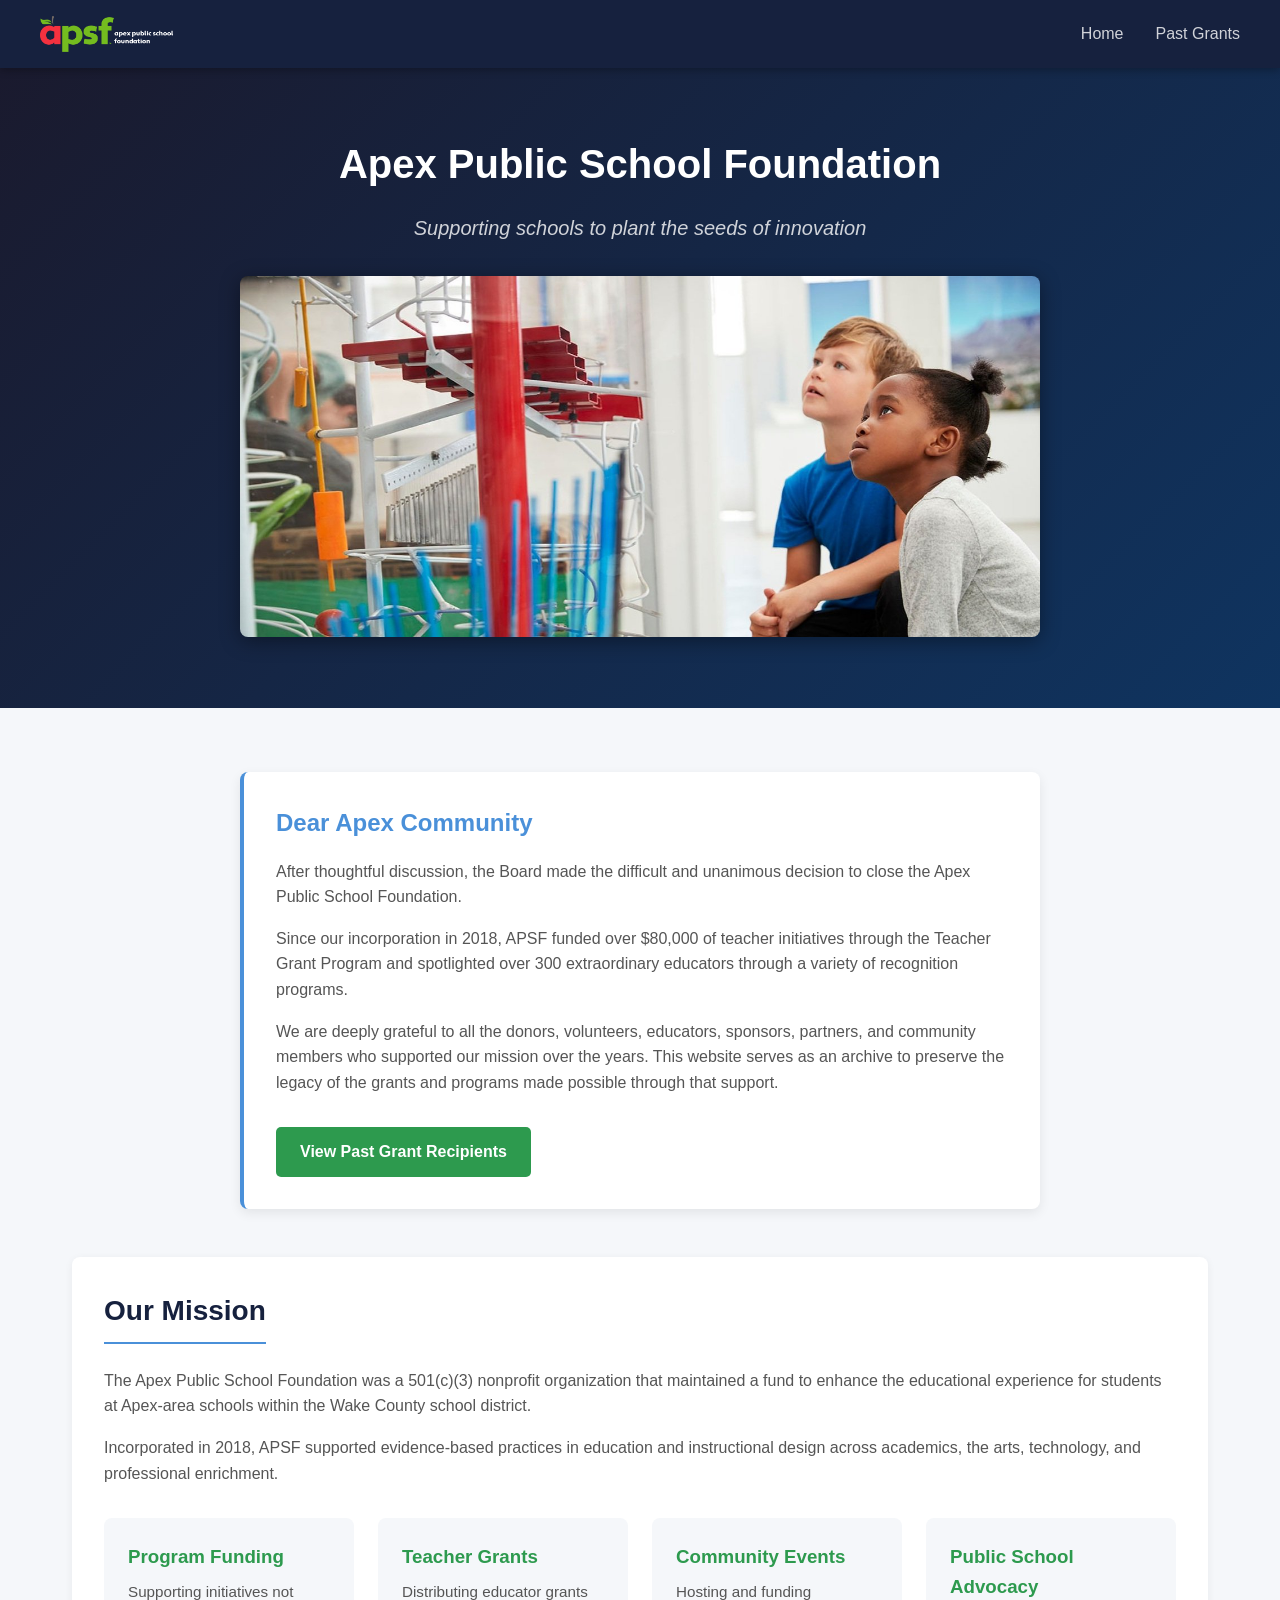
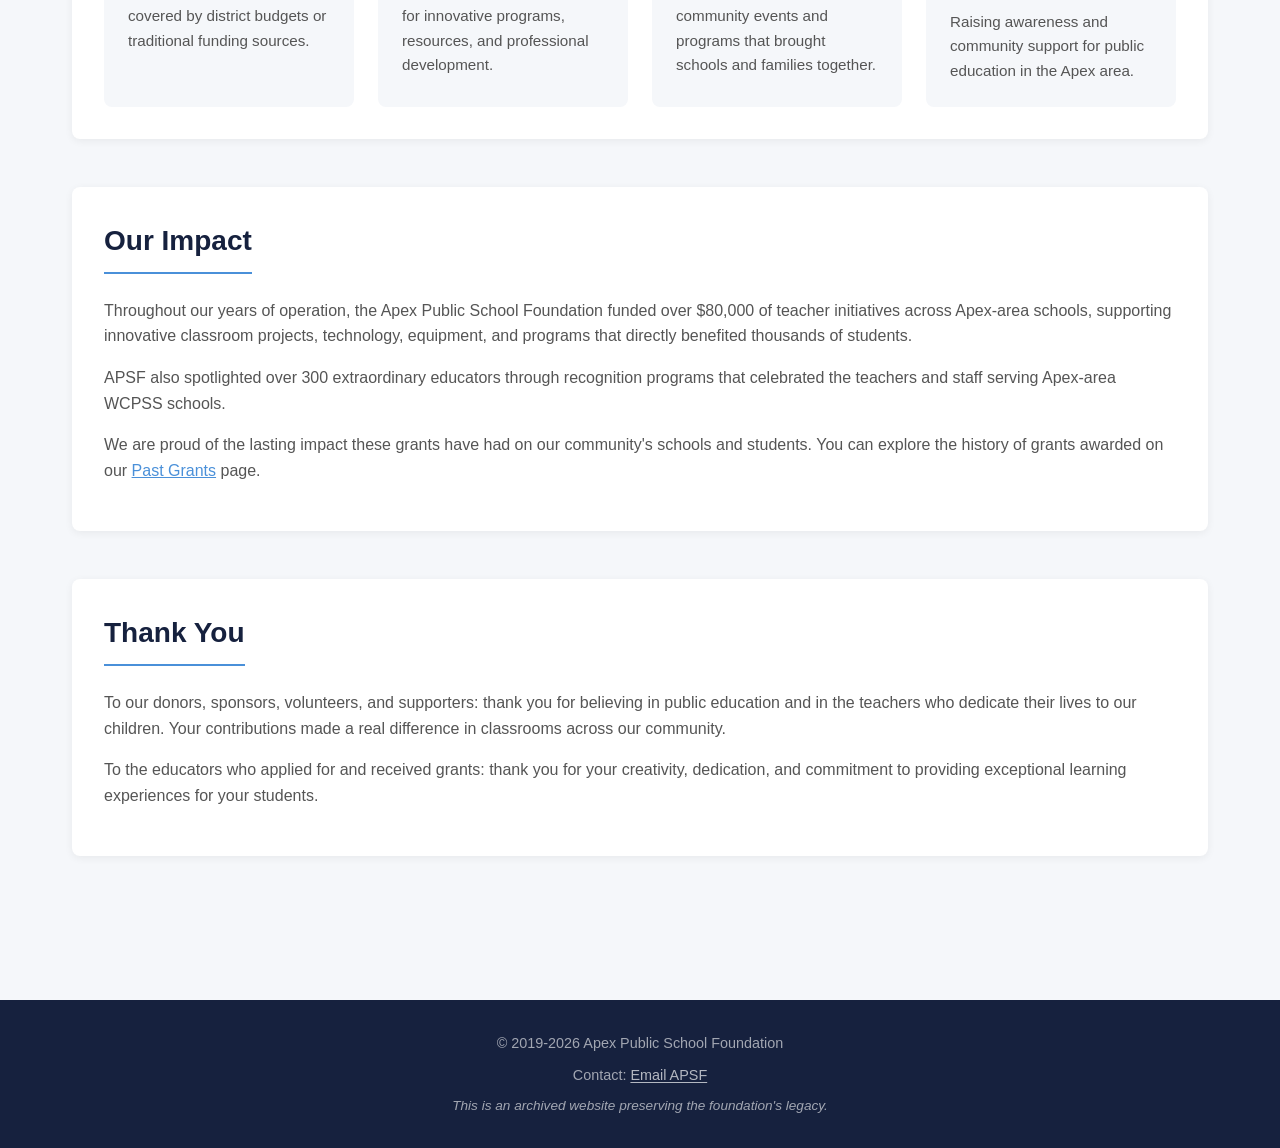
<file: index.html>
<!DOCTYPE html>
<html lang="en">
<head>
    <meta charset="UTF-8">
    <meta name="viewport" content="width=device-width, initial-scale=1.0">
    <title>Apex Public School Foundation</title>
    <link rel="stylesheet" href="styles.css?v=2">
</head>
<body>
    <header>
        <div class="header-content">
            <a href="index.html" class="logo">
                <img src="images/apsf-logo-whitetext@3x.png" alt="Apex Public School Foundation" class="logo-img">
            </a>
            <nav>
                <ul>
                    <li><a href="index.html">Home</a></li>
                    <li><a href="grants-2026.html">Past Grants</a></li>
                </ul>
            </nav>
        </div>
    </header>

    <section class="hero">
        <h1>Apex Public School Foundation</h1>
        <p class="tagline">Supporting schools to plant the seeds of innovation</p>
        <div class="hero-image">
            <img src="images/boy-girl-students-curious.jpg" alt="Students engaged in learning">
        </div>
    </section>

    <main>
        <div class="notice-box">
            <h2>Dear Apex Community</h2>
            <p>After thoughtful discussion, the Board made the difficult and unanimous decision to close the Apex Public School Foundation.</p>
            <p>Since our incorporation in 2018, APSF funded over $80,000 of teacher initiatives through the Teacher Grant Program and spotlighted over 300 extraordinary educators through a variety of recognition programs.</p>
            <p>We are deeply grateful to all the donors, volunteers, educators, sponsors, partners, and community members who supported our mission over the years. This website serves as an archive to preserve the legacy of the grants and programs made possible through that support.</p>
            <a href="grants-2026.html" class="link-button">View Past Grant Recipients</a>
        </div>

        <section class="content-section">
            <h2>Our Mission</h2>
            <p>The Apex Public School Foundation was a 501(c)(3) nonprofit organization that maintained a fund to enhance the educational experience for students at Apex-area schools within the Wake County school district.</p>
            <p>Incorporated in 2018, APSF supported evidence-based practices in education and instructional design across academics, the arts, technology, and professional enrichment.</p>

            <div class="mission-highlights">
                <div class="highlight-card">
                    <h3>Program Funding</h3>
                    <p>Supporting initiatives not covered by district budgets or traditional funding sources.</p>
                </div>
                <div class="highlight-card">
                    <h3>Teacher Grants</h3>
                    <p>Distributing educator grants for innovative programs, resources, and professional development.</p>
                </div>
                <div class="highlight-card">
                    <h3>Community Events</h3>
                    <p>Hosting and funding community events and programs that brought schools and families together.</p>
                </div>
                <div class="highlight-card">
                    <h3>Public School Advocacy</h3>
                    <p>Raising awareness and community support for public education in the Apex area.</p>
                </div>
            </div>
        </section>

        <section class="content-section">
            <h2>Our Impact</h2>
            <p>Throughout our years of operation, the Apex Public School Foundation funded over $80,000 of teacher initiatives across Apex-area schools, supporting innovative classroom projects, technology, equipment, and programs that directly benefited thousands of students.</p>
            <p>APSF also spotlighted over 300 extraordinary educators through recognition programs that celebrated the teachers and staff serving Apex-area WCPSS schools.</p>
            <p>We are proud of the lasting impact these grants have had on our community's schools and students. You can explore the history of grants awarded on our <a href="grants-2026.html" style="color: var(--accent-blue); text-decoration: underline;">Past Grants</a> page.</p>
        </section>

        <section class="content-section">
            <h2>Thank You</h2>
            <p>To our donors, sponsors, volunteers, and supporters: thank you for believing in public education and in the teachers who dedicate their lives to our children. Your contributions made a real difference in classrooms across our community.</p>
            <p>To the educators who applied for and received grants: thank you for your creativity, dedication, and commitment to providing exceptional learning experiences for your students.</p>
        </section>
    </main>

    <footer>
        <p>&copy; 2019-2026 Apex Public School Foundation</p>
        <p class="contact-note">Contact: <a href="#" data-contact-link aria-disabled="true">email us</a></p>
        <p class="archive-note">This is an archived website preserving the foundation's legacy.</p>
    </footer>
    <script src="contact.js?v=2"></script>
</body>
</html>
</file>
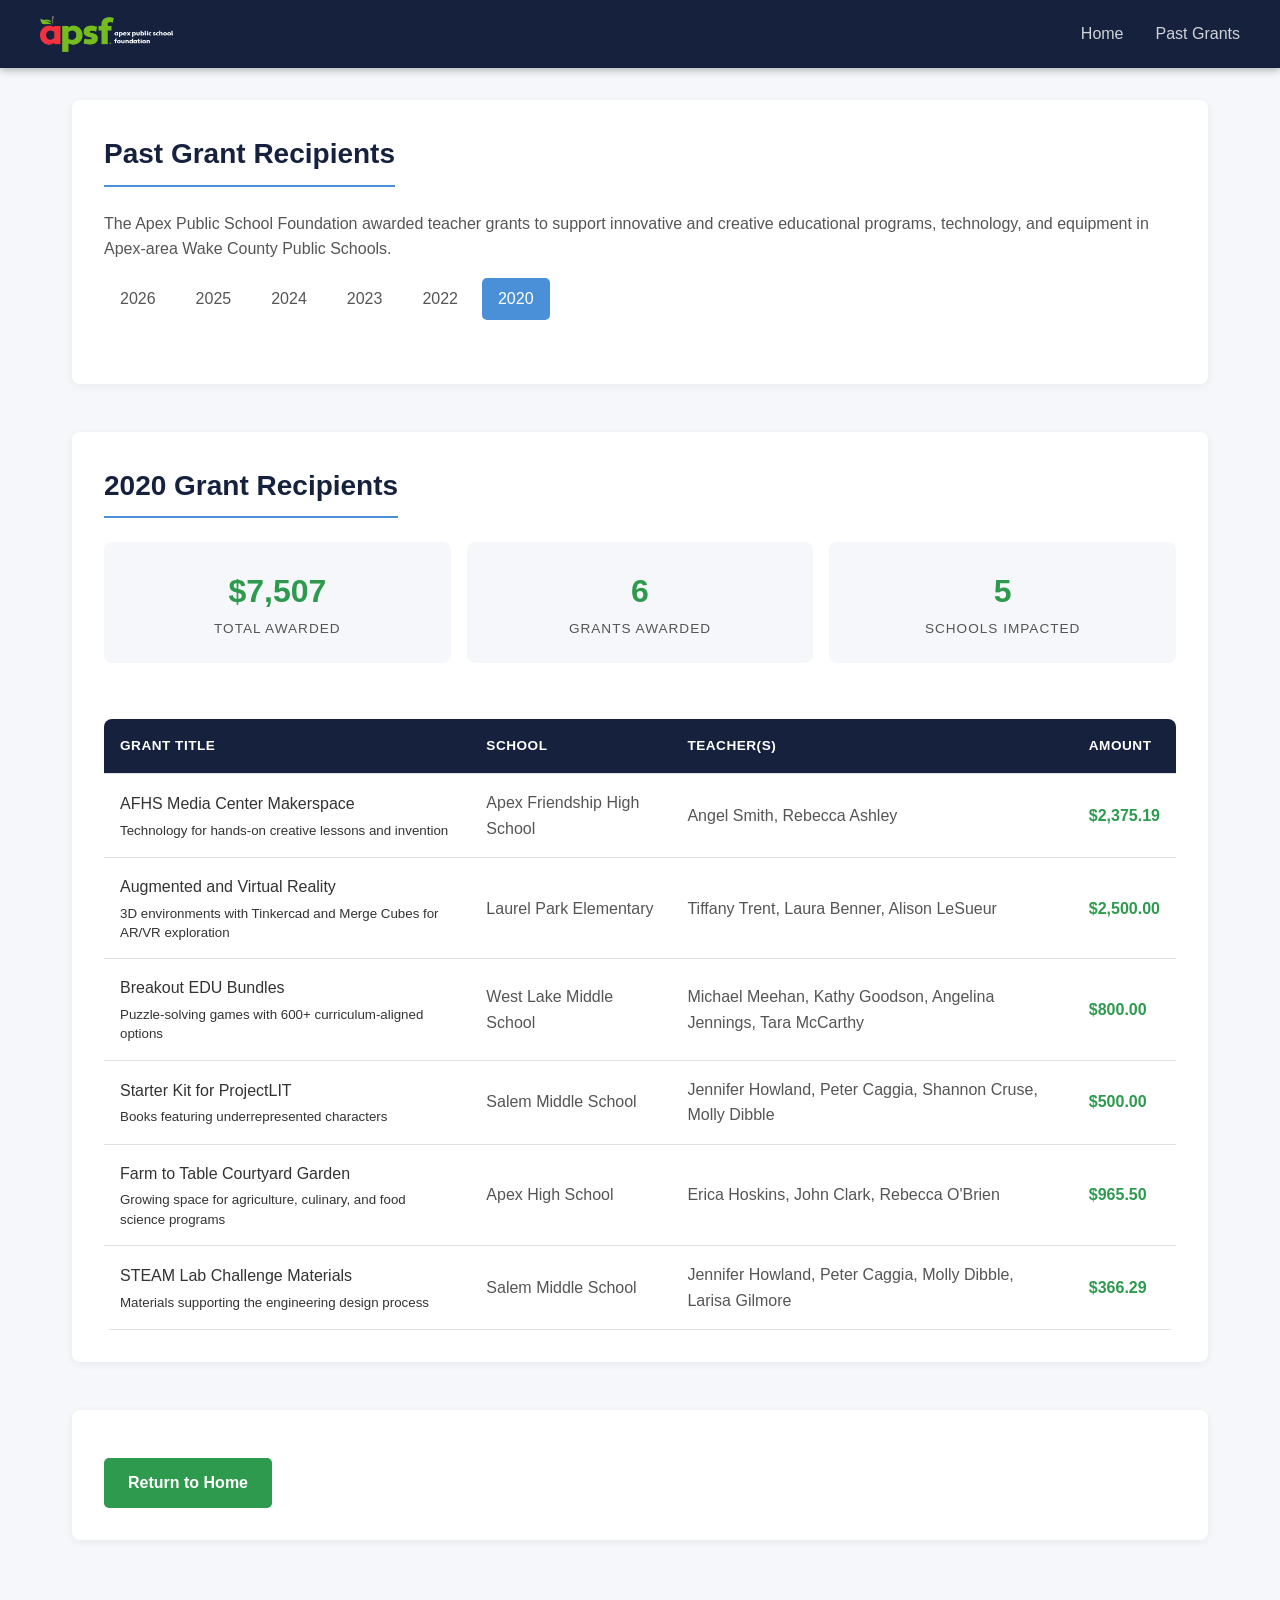
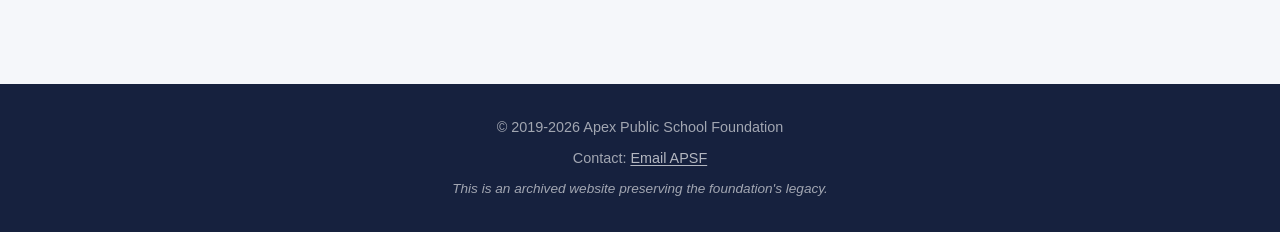
<file: grants-2020.html>
<!DOCTYPE html>
<html lang="en">
<head>
    <meta charset="UTF-8">
    <meta name="viewport" content="width=device-width, initial-scale=1.0">
    <title>2020 Grant Recipients - Apex Public School Foundation</title>
    <link rel="stylesheet" href="styles.css?v=2">
</head>
<body>
    <header>
        <div class="header-content">
            <a href="index.html" class="logo">
                <img src="images/apsf-logo-whitetext@3x.png" alt="Apex Public School Foundation" class="logo-img">
            </a>
            <nav>
                <ul>
                    <li><a href="index.html">Home</a></li>
                    <li><a href="grants-2026.html">Past Grants</a></li>
                </ul>
            </nav>
        </div>
    </header>

    <main>
        <section class="content-section">
            <h2>Past Grant Recipients</h2>
            <p>The Apex Public School Foundation awarded teacher grants to support innovative and creative educational programs, technology, and equipment in Apex-area Wake County Public Schools.</p>

            <div class="year-nav">
                <a href="grants-2026.html">2026</a>
                <a href="grants-2025.html">2025</a>
                <a href="grants-2024.html">2024</a>
                <a href="grants-2023.html">2023</a>
                <a href="grants-2022.html">2022</a>
                <a href="grants-2020.html" class="active">2020</a>
            </div>
        </section>

        <section class="content-section">
            <h2>2020 Grant Recipients</h2>

            <div class="grants-summary">
                <div class="stat-card">
                    <div class="number">$7,507</div>
                    <div class="label">Total Awarded</div>
                </div>
                <div class="stat-card">
                    <div class="number">6</div>
                    <div class="label">Grants Awarded</div>
                </div>
                <div class="stat-card">
                    <div class="number">5</div>
                    <div class="label">Schools Impacted</div>
                </div>
            </div>

            <div class="table-wrapper">
                <table class="grants-table">
                    <thead>
                        <tr>
                            <th>Grant Title</th>
                            <th>School</th>
                            <th>Teacher(s)</th>
                            <th>Amount</th>
                        </tr>
                    </thead>
                    <tbody>
                        <tr>
                            <td class="grant-title">AFHS Media Center Makerspace<br><small style="color: var(--text-muted);">Technology for hands-on creative lessons and invention</small></td>
                            <td>Apex Friendship High School</td>
                            <td>Angel Smith, Rebecca Ashley</td>
                            <td class="amount">$2,375.19</td>
                        </tr>
                        <tr>
                            <td class="grant-title">Augmented and Virtual Reality<br><small style="color: var(--text-muted);">3D environments with Tinkercad and Merge Cubes for AR/VR exploration</small></td>
                            <td>Laurel Park Elementary</td>
                            <td>Tiffany Trent, Laura Benner, Alison LeSueur</td>
                            <td class="amount">$2,500.00</td>
                        </tr>
                        <tr>
                            <td class="grant-title">Breakout EDU Bundles<br><small style="color: var(--text-muted);">Puzzle-solving games with 600+ curriculum-aligned options</small></td>
                            <td>West Lake Middle School</td>
                            <td>Michael Meehan, Kathy Goodson, Angelina Jennings, Tara McCarthy</td>
                            <td class="amount">$800.00</td>
                        </tr>
                        <tr>
                            <td class="grant-title">Starter Kit for ProjectLIT<br><small style="color: var(--text-muted);">Books featuring underrepresented characters</small></td>
                            <td>Salem Middle School</td>
                            <td>Jennifer Howland, Peter Caggia, Shannon Cruse, Molly Dibble</td>
                            <td class="amount">$500.00</td>
                        </tr>
                        <tr>
                            <td class="grant-title">Farm to Table Courtyard Garden<br><small style="color: var(--text-muted);">Growing space for agriculture, culinary, and food science programs</small></td>
                            <td>Apex High School</td>
                            <td>Erica Hoskins, John Clark, Rebecca O'Brien</td>
                            <td class="amount">$965.50</td>
                        </tr>
                        <tr>
                            <td class="grant-title">STEAM Lab Challenge Materials<br><small style="color: var(--text-muted);">Materials supporting the engineering design process</small></td>
                            <td>Salem Middle School</td>
                            <td>Jennifer Howland, Peter Caggia, Molly Dibble, Larisa Gilmore</td>
                            <td class="amount">$366.29</td>
                        </tr>
                    </tbody>
                </table>
            </div>
        </section>

        <section class="content-section">
            <a href="index.html" class="link-button">Return to Home</a>
        </section>
    </main>

    <footer>
        <p>&copy; 2019-2026 Apex Public School Foundation</p>
        <p class="contact-note">Contact: <a href="#" data-contact-link aria-disabled="true">email us</a></p>
        <p class="archive-note">This is an archived website preserving the foundation's legacy.</p>
    </footer>
    <script src="contact.js?v=2"></script>
</body>
</html>
</file>
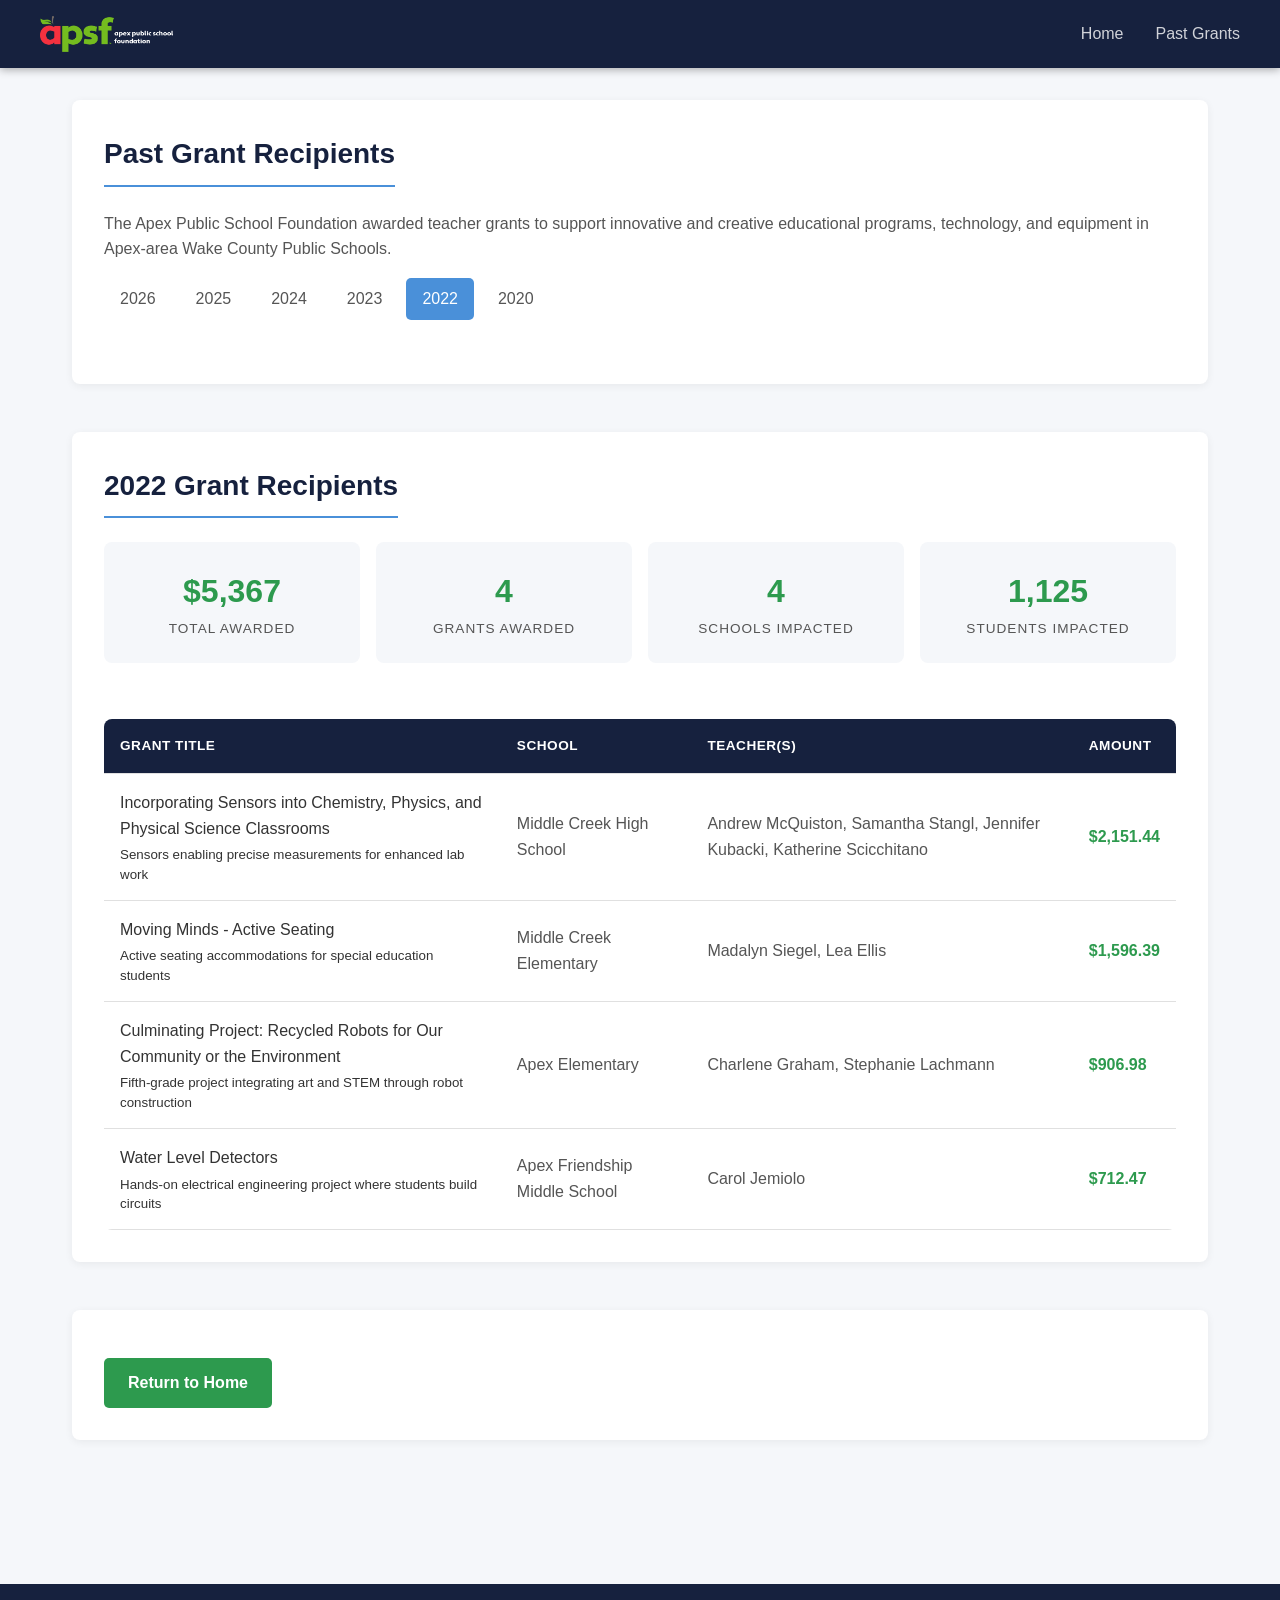
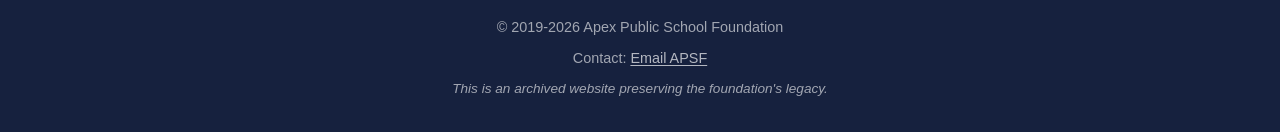
<file: grants-2022.html>
<!DOCTYPE html>
<html lang="en">
<head>
    <meta charset="UTF-8">
    <meta name="viewport" content="width=device-width, initial-scale=1.0">
    <title>2022 Grant Recipients - Apex Public School Foundation</title>
    <link rel="stylesheet" href="styles.css?v=2">
</head>
<body>
    <header>
        <div class="header-content">
            <a href="index.html" class="logo">
                <img src="images/apsf-logo-whitetext@3x.png" alt="Apex Public School Foundation" class="logo-img">
            </a>
            <nav>
                <ul>
                    <li><a href="index.html">Home</a></li>
                    <li><a href="grants-2026.html">Past Grants</a></li>
                </ul>
            </nav>
        </div>
    </header>

    <main>
        <section class="content-section">
            <h2>Past Grant Recipients</h2>
            <p>The Apex Public School Foundation awarded teacher grants to support innovative and creative educational programs, technology, and equipment in Apex-area Wake County Public Schools.</p>

            <div class="year-nav">
                <a href="grants-2026.html">2026</a>
                <a href="grants-2025.html">2025</a>
                <a href="grants-2024.html">2024</a>
                <a href="grants-2023.html">2023</a>
                <a href="grants-2022.html" class="active">2022</a>
                <a href="grants-2020.html">2020</a>
            </div>
        </section>

        <section class="content-section">
            <h2>2022 Grant Recipients</h2>

            <div class="grants-summary">
                <div class="stat-card">
                    <div class="number">$5,367</div>
                    <div class="label">Total Awarded</div>
                </div>
                <div class="stat-card">
                    <div class="number">4</div>
                    <div class="label">Grants Awarded</div>
                </div>
                <div class="stat-card">
                    <div class="number">4</div>
                    <div class="label">Schools Impacted</div>
                </div>
                <div class="stat-card">
                    <div class="number">1,125</div>
                    <div class="label">Students Impacted</div>
                </div>
            </div>

            <div class="table-wrapper">
                <table class="grants-table">
                    <thead>
                        <tr>
                            <th>Grant Title</th>
                            <th>School</th>
                            <th>Teacher(s)</th>
                            <th>Amount</th>
                        </tr>
                    </thead>
                    <tbody>
                        <tr>
                            <td class="grant-title">Incorporating Sensors into Chemistry, Physics, and Physical Science Classrooms<br><small style="color: var(--text-muted);">Sensors enabling precise measurements for enhanced lab work</small></td>
                            <td>Middle Creek High School</td>
                            <td>Andrew McQuiston, Samantha Stangl, Jennifer Kubacki, Katherine Scicchitano</td>
                            <td class="amount">$2,151.44</td>
                        </tr>
                        <tr>
                            <td class="grant-title">Moving Minds - Active Seating<br><small style="color: var(--text-muted);">Active seating accommodations for special education students</small></td>
                            <td>Middle Creek Elementary</td>
                            <td>Madalyn Siegel, Lea Ellis</td>
                            <td class="amount">$1,596.39</td>
                        </tr>
                        <tr>
                            <td class="grant-title">Culminating Project: Recycled Robots for Our Community or the Environment<br><small style="color: var(--text-muted);">Fifth-grade project integrating art and STEM through robot construction</small></td>
                            <td>Apex Elementary</td>
                            <td>Charlene Graham, Stephanie Lachmann</td>
                            <td class="amount">$906.98</td>
                        </tr>
                        <tr>
                            <td class="grant-title">Water Level Detectors<br><small style="color: var(--text-muted);">Hands-on electrical engineering project where students build circuits</small></td>
                            <td>Apex Friendship Middle School</td>
                            <td>Carol Jemiolo</td>
                            <td class="amount">$712.47</td>
                        </tr>
                    </tbody>
                </table>
            </div>
        </section>

        <section class="content-section">
            <a href="index.html" class="link-button">Return to Home</a>
        </section>
    </main>

    <footer>
        <p>&copy; 2019-2026 Apex Public School Foundation</p>
        <p class="contact-note">Contact: <a href="#" data-contact-link aria-disabled="true">email us</a></p>
        <p class="archive-note">This is an archived website preserving the foundation's legacy.</p>
    </footer>
    <script src="contact.js?v=2"></script>
</body>
</html>
</file>
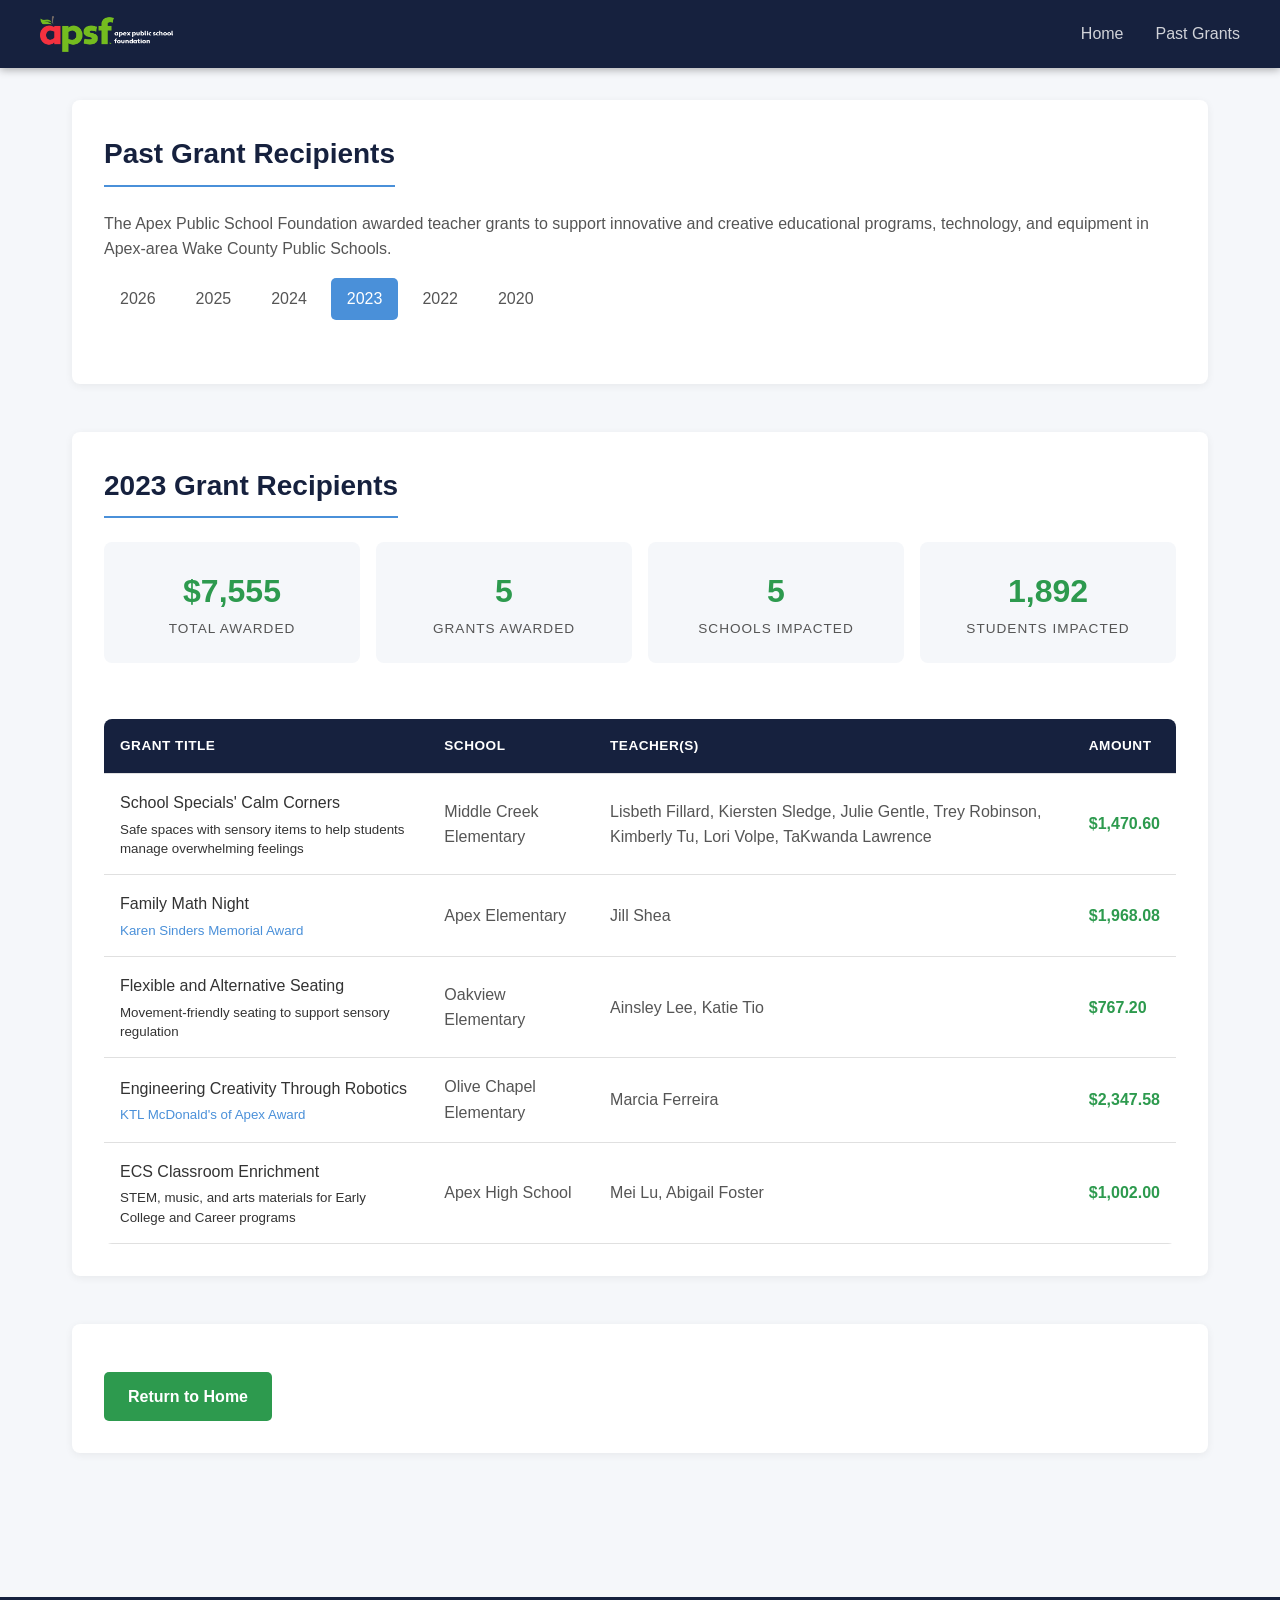
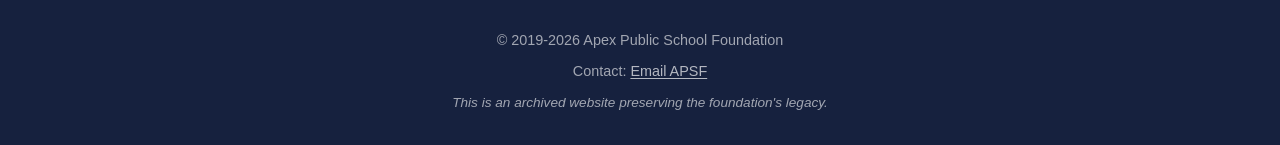
<file: grants-2023.html>
<!DOCTYPE html>
<html lang="en">
<head>
    <meta charset="UTF-8">
    <meta name="viewport" content="width=device-width, initial-scale=1.0">
    <title>2023 Grant Recipients - Apex Public School Foundation</title>
    <link rel="stylesheet" href="styles.css?v=2">
</head>
<body>
    <header>
        <div class="header-content">
            <a href="index.html" class="logo">
                <img src="images/apsf-logo-whitetext@3x.png" alt="Apex Public School Foundation" class="logo-img">
            </a>
            <nav>
                <ul>
                    <li><a href="index.html">Home</a></li>
                    <li><a href="grants-2026.html">Past Grants</a></li>
                </ul>
            </nav>
        </div>
    </header>

    <main>
        <section class="content-section">
            <h2>Past Grant Recipients</h2>
            <p>The Apex Public School Foundation awarded teacher grants to support innovative and creative educational programs, technology, and equipment in Apex-area Wake County Public Schools.</p>

            <div class="year-nav">
                <a href="grants-2026.html">2026</a>
                <a href="grants-2025.html">2025</a>
                <a href="grants-2024.html">2024</a>
                <a href="grants-2023.html" class="active">2023</a>
                <a href="grants-2022.html">2022</a>
                <a href="grants-2020.html">2020</a>
            </div>
        </section>

        <section class="content-section">
            <h2>2023 Grant Recipients</h2>

            <div class="grants-summary">
                <div class="stat-card">
                    <div class="number">$7,555</div>
                    <div class="label">Total Awarded</div>
                </div>
                <div class="stat-card">
                    <div class="number">5</div>
                    <div class="label">Grants Awarded</div>
                </div>
                <div class="stat-card">
                    <div class="number">5</div>
                    <div class="label">Schools Impacted</div>
                </div>
                <div class="stat-card">
                    <div class="number">1,892</div>
                    <div class="label">Students Impacted</div>
                </div>
            </div>

            <div class="table-wrapper">
                <table class="grants-table">
                    <thead>
                        <tr>
                            <th>Grant Title</th>
                            <th>School</th>
                            <th>Teacher(s)</th>
                            <th>Amount</th>
                        </tr>
                    </thead>
                    <tbody>
                        <tr>
                            <td class="grant-title">School Specials' Calm Corners<br><small style="color: var(--text-muted);">Safe spaces with sensory items to help students manage overwhelming feelings</small></td>
                            <td>Middle Creek Elementary</td>
                            <td>Lisbeth Fillard, Kiersten Sledge, Julie Gentle, Trey Robinson, Kimberly Tu, Lori Volpe, TaKwanda Lawrence</td>
                            <td class="amount">$1,470.60</td>
                        </tr>
                        <tr>
                            <td class="grant-title">Family Math Night<br><small style="color: var(--accent-blue);">Karen Sinders Memorial Award</small></td>
                            <td>Apex Elementary</td>
                            <td>Jill Shea</td>
                            <td class="amount">$1,968.08</td>
                        </tr>
                        <tr>
                            <td class="grant-title">Flexible and Alternative Seating<br><small style="color: var(--text-muted);">Movement-friendly seating to support sensory regulation</small></td>
                            <td>Oakview Elementary</td>
                            <td>Ainsley Lee, Katie Tio</td>
                            <td class="amount">$767.20</td>
                        </tr>
                        <tr>
                            <td class="grant-title">Engineering Creativity Through Robotics<br><small style="color: var(--accent-blue);">KTL McDonald's of Apex Award</small></td>
                            <td>Olive Chapel Elementary</td>
                            <td>Marcia Ferreira</td>
                            <td class="amount">$2,347.58</td>
                        </tr>
                        <tr>
                            <td class="grant-title">ECS Classroom Enrichment<br><small style="color: var(--text-muted);">STEM, music, and arts materials for Early College and Career programs</small></td>
                            <td>Apex High School</td>
                            <td>Mei Lu, Abigail Foster</td>
                            <td class="amount">$1,002.00</td>
                        </tr>
                    </tbody>
                </table>
            </div>
        </section>

        <section class="content-section">
            <a href="index.html" class="link-button">Return to Home</a>
        </section>
    </main>

    <footer>
        <p>&copy; 2019-2026 Apex Public School Foundation</p>
        <p class="contact-note">Contact: <a href="#" data-contact-link aria-disabled="true">email us</a></p>
        <p class="archive-note">This is an archived website preserving the foundation's legacy.</p>
    </footer>
    <script src="contact.js?v=2"></script>
</body>
</html>
</file>
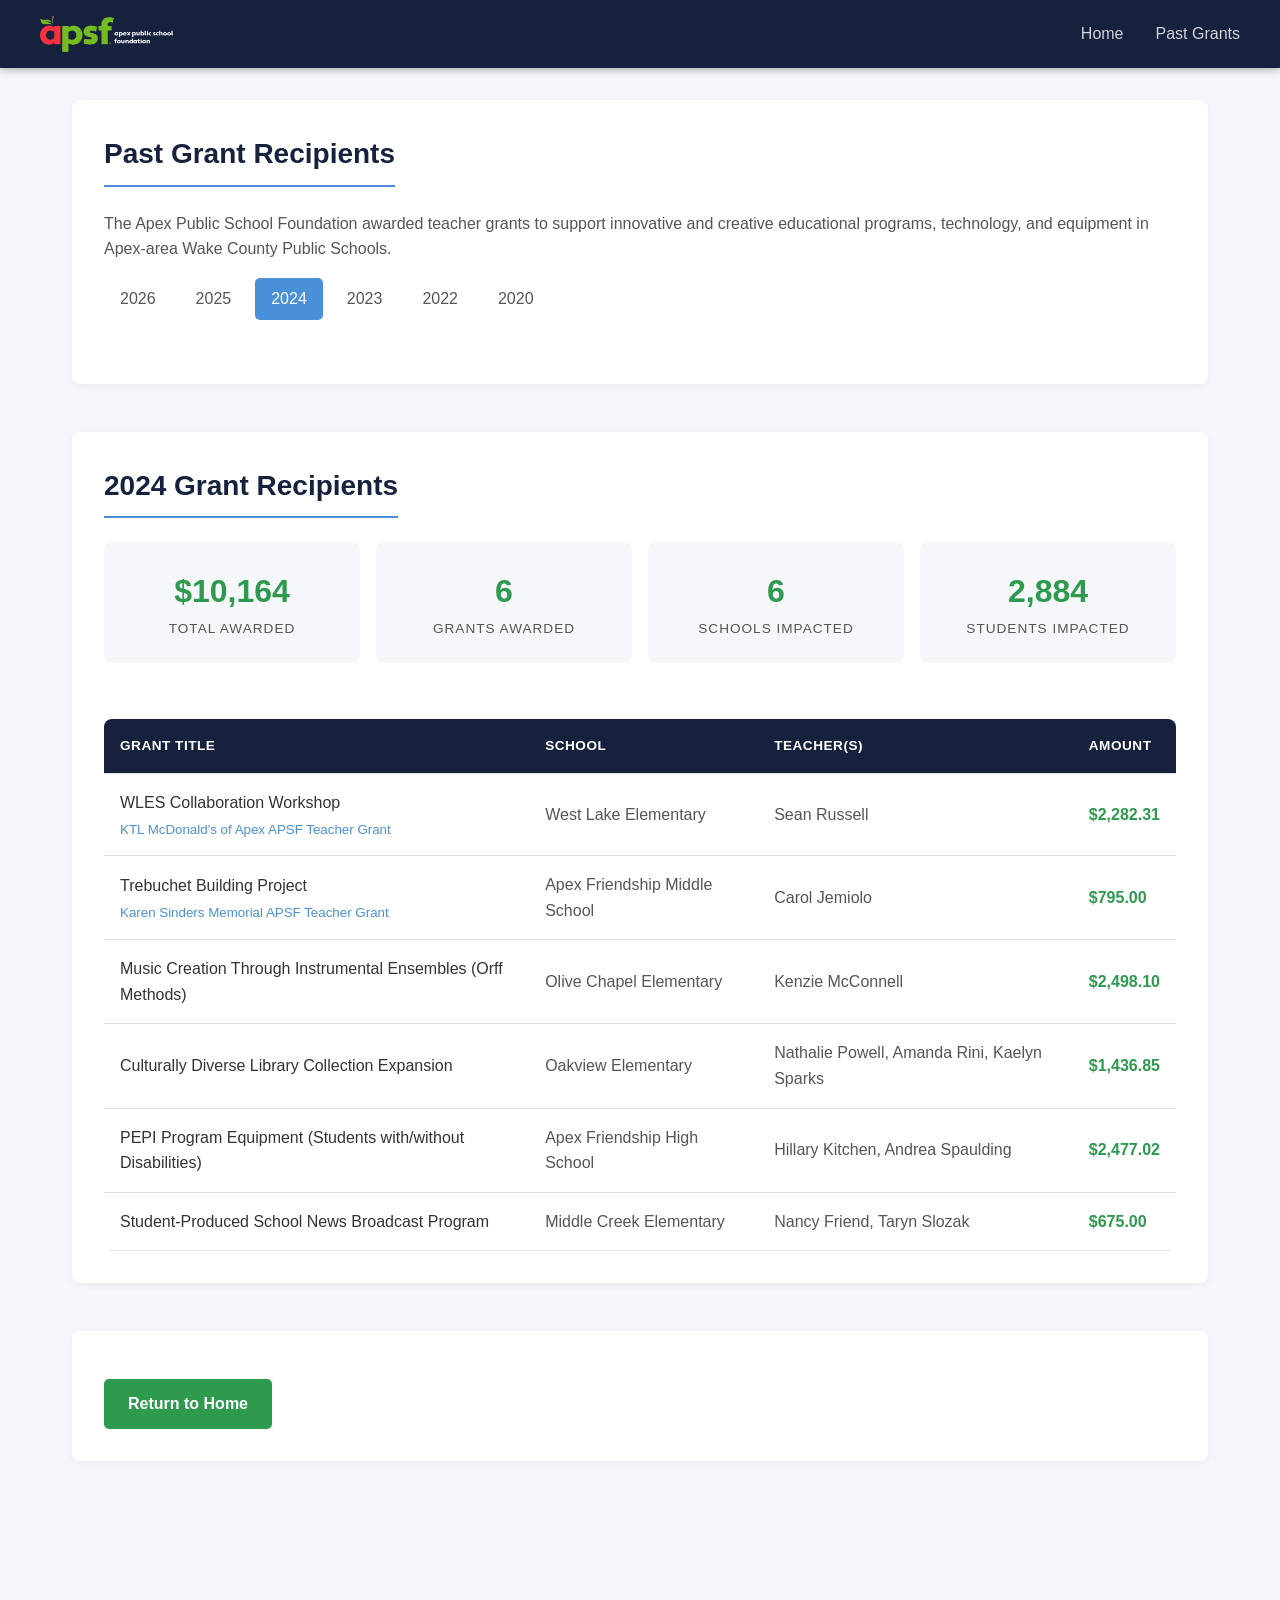
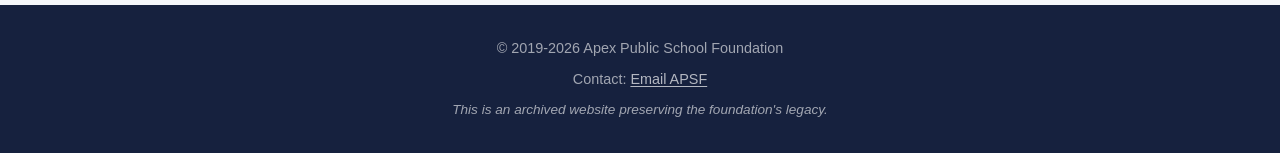
<file: grants-2024.html>
<!DOCTYPE html>
<html lang="en">
<head>
    <meta charset="UTF-8">
    <meta name="viewport" content="width=device-width, initial-scale=1.0">
    <title>2024 Grant Recipients - Apex Public School Foundation</title>
    <link rel="stylesheet" href="styles.css?v=2">
</head>
<body>
    <header>
        <div class="header-content">
            <a href="index.html" class="logo">
                <img src="images/apsf-logo-whitetext@3x.png" alt="Apex Public School Foundation" class="logo-img">
            </a>
            <nav>
                <ul>
                    <li><a href="index.html">Home</a></li>
                    <li><a href="grants-2026.html">Past Grants</a></li>
                </ul>
            </nav>
        </div>
    </header>

    <main>
        <section class="content-section">
            <h2>Past Grant Recipients</h2>
            <p>The Apex Public School Foundation awarded teacher grants to support innovative and creative educational programs, technology, and equipment in Apex-area Wake County Public Schools.</p>

            <div class="year-nav">
                <a href="grants-2026.html">2026</a>
                <a href="grants-2025.html">2025</a>
                <a href="grants-2024.html" class="active">2024</a>
                <a href="grants-2023.html">2023</a>
                <a href="grants-2022.html">2022</a>
                <a href="grants-2020.html">2020</a>
            </div>
        </section>

        <section class="content-section">
            <h2>2024 Grant Recipients</h2>

            <div class="grants-summary">
                <div class="stat-card">
                    <div class="number">$10,164</div>
                    <div class="label">Total Awarded</div>
                </div>
                <div class="stat-card">
                    <div class="number">6</div>
                    <div class="label">Grants Awarded</div>
                </div>
                <div class="stat-card">
                    <div class="number">6</div>
                    <div class="label">Schools Impacted</div>
                </div>
                <div class="stat-card">
                    <div class="number">2,884</div>
                    <div class="label">Students Impacted</div>
                </div>
            </div>

            <div class="table-wrapper">
                <table class="grants-table">
                    <thead>
                        <tr>
                            <th>Grant Title</th>
                            <th>School</th>
                            <th>Teacher(s)</th>
                            <th>Amount</th>
                        </tr>
                    </thead>
                    <tbody>
                        <tr>
                            <td class="grant-title">WLES Collaboration Workshop<br><small style="color: var(--accent-blue);">KTL McDonald's of Apex APSF Teacher Grant</small></td>
                            <td>West Lake Elementary</td>
                            <td>Sean Russell</td>
                            <td class="amount">$2,282.31</td>
                        </tr>
                        <tr>
                            <td class="grant-title">Trebuchet Building Project<br><small style="color: var(--accent-blue);">Karen Sinders Memorial APSF Teacher Grant</small></td>
                            <td>Apex Friendship Middle School</td>
                            <td>Carol Jemiolo</td>
                            <td class="amount">$795.00</td>
                        </tr>
                        <tr>
                            <td class="grant-title">Music Creation Through Instrumental Ensembles (Orff Methods)</td>
                            <td>Olive Chapel Elementary</td>
                            <td>Kenzie McConnell</td>
                            <td class="amount">$2,498.10</td>
                        </tr>
                        <tr>
                            <td class="grant-title">Culturally Diverse Library Collection Expansion</td>
                            <td>Oakview Elementary</td>
                            <td>Nathalie Powell, Amanda Rini, Kaelyn Sparks</td>
                            <td class="amount">$1,436.85</td>
                        </tr>
                        <tr>
                            <td class="grant-title">PEPI Program Equipment (Students with/without Disabilities)</td>
                            <td>Apex Friendship High School</td>
                            <td>Hillary Kitchen, Andrea Spaulding</td>
                            <td class="amount">$2,477.02</td>
                        </tr>
                        <tr>
                            <td class="grant-title">Student-Produced School News Broadcast Program</td>
                            <td>Middle Creek Elementary</td>
                            <td>Nancy Friend, Taryn Slozak</td>
                            <td class="amount">$675.00</td>
                        </tr>
                    </tbody>
                </table>
            </div>
        </section>

        <section class="content-section">
            <a href="index.html" class="link-button">Return to Home</a>
        </section>
    </main>

    <footer>
        <p>&copy; 2019-2026 Apex Public School Foundation</p>
        <p class="contact-note">Contact: <a href="#" data-contact-link aria-disabled="true">email us</a></p>
        <p class="archive-note">This is an archived website preserving the foundation's legacy.</p>
    </footer>
    <script src="contact.js?v=2"></script>
</body>
</html>
</file>
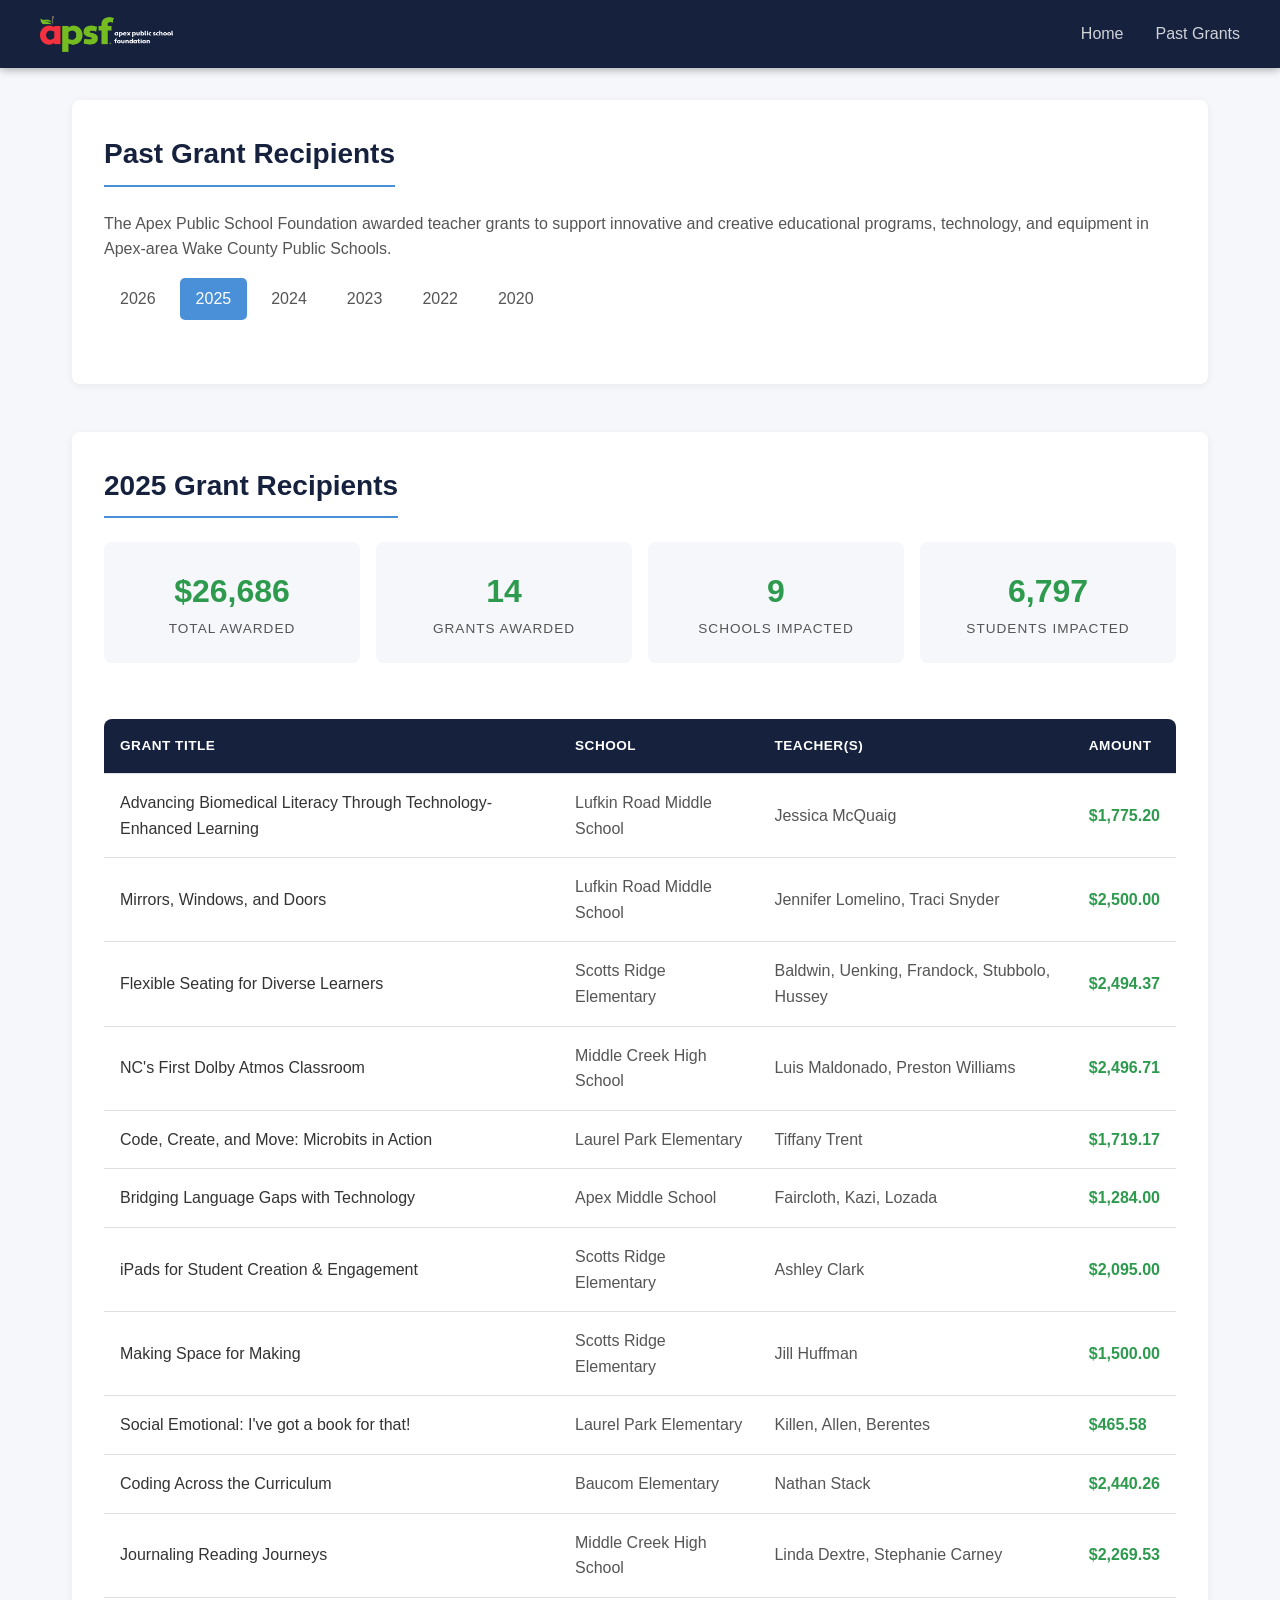
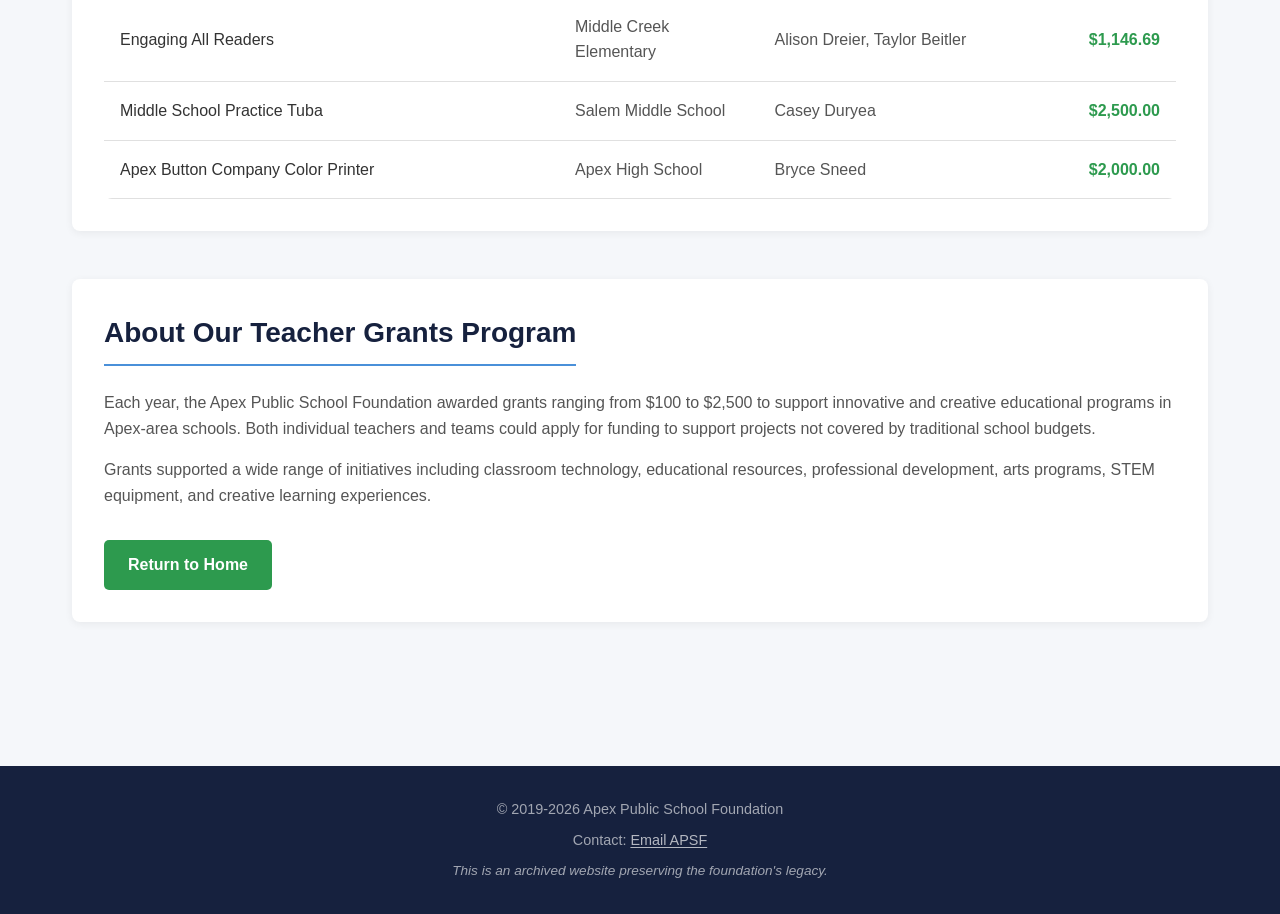
<file: grants-2025.html>
<!DOCTYPE html>
<html lang="en">
<head>
    <meta charset="UTF-8">
    <meta name="viewport" content="width=device-width, initial-scale=1.0">
    <title>2025 Grant Recipients - Apex Public School Foundation</title>
    <link rel="stylesheet" href="styles.css?v=2">
</head>
<body>
    <header>
        <div class="header-content">
            <a href="index.html" class="logo">
                <img src="images/apsf-logo-whitetext@3x.png" alt="Apex Public School Foundation" class="logo-img">
            </a>
            <nav>
                <ul>
                    <li><a href="index.html">Home</a></li>
                    <li><a href="grants-2026.html">Past Grants</a></li>
                </ul>
            </nav>
        </div>
    </header>

    <main>
        <section class="content-section">
            <h2>Past Grant Recipients</h2>
            <p>The Apex Public School Foundation awarded teacher grants to support innovative and creative educational programs, technology, and equipment in Apex-area Wake County Public Schools.</p>

            <div class="year-nav">
                <a href="grants-2026.html">2026</a>
                <a href="grants-2025.html" class="active">2025</a>
                <a href="grants-2024.html">2024</a>
                <a href="grants-2023.html">2023</a>
                <a href="grants-2022.html">2022</a>
                <a href="grants-2020.html">2020</a>
            </div>
        </section>

        <section class="content-section">
            <h2>2025 Grant Recipients</h2>

            <div class="grants-summary">
                <div class="stat-card">
                    <div class="number">$26,686</div>
                    <div class="label">Total Awarded</div>
                </div>
                <div class="stat-card">
                    <div class="number">14</div>
                    <div class="label">Grants Awarded</div>
                </div>
                <div class="stat-card">
                    <div class="number">9</div>
                    <div class="label">Schools Impacted</div>
                </div>
                <div class="stat-card">
                    <div class="number">6,797</div>
                    <div class="label">Students Impacted</div>
                </div>
            </div>

            <div class="table-wrapper">
                <table class="grants-table">
                    <thead>
                        <tr>
                            <th>Grant Title</th>
                            <th>School</th>
                            <th>Teacher(s)</th>
                            <th>Amount</th>
                        </tr>
                    </thead>
                    <tbody>
                        <tr>
                            <td class="grant-title">Advancing Biomedical Literacy Through Technology-Enhanced Learning</td>
                            <td>Lufkin Road Middle School</td>
                            <td>Jessica McQuaig</td>
                            <td class="amount">$1,775.20</td>
                        </tr>
                        <tr>
                            <td class="grant-title">Mirrors, Windows, and Doors</td>
                            <td>Lufkin Road Middle School</td>
                            <td>Jennifer Lomelino, Traci Snyder</td>
                            <td class="amount">$2,500.00</td>
                        </tr>
                        <tr>
                            <td class="grant-title">Flexible Seating for Diverse Learners</td>
                            <td>Scotts Ridge Elementary</td>
                            <td>Baldwin, Uenking, Frandock, Stubbolo, Hussey</td>
                            <td class="amount">$2,494.37</td>
                        </tr>
                        <tr>
                            <td class="grant-title">NC's First Dolby Atmos Classroom</td>
                            <td>Middle Creek High School</td>
                            <td>Luis Maldonado, Preston Williams</td>
                            <td class="amount">$2,496.71</td>
                        </tr>
                        <tr>
                            <td class="grant-title">Code, Create, and Move: Microbits in Action</td>
                            <td>Laurel Park Elementary</td>
                            <td>Tiffany Trent</td>
                            <td class="amount">$1,719.17</td>
                        </tr>
                        <tr>
                            <td class="grant-title">Bridging Language Gaps with Technology</td>
                            <td>Apex Middle School</td>
                            <td>Faircloth, Kazi, Lozada</td>
                            <td class="amount">$1,284.00</td>
                        </tr>
                        <tr>
                            <td class="grant-title">iPads for Student Creation & Engagement</td>
                            <td>Scotts Ridge Elementary</td>
                            <td>Ashley Clark</td>
                            <td class="amount">$2,095.00</td>
                        </tr>
                        <tr>
                            <td class="grant-title">Making Space for Making</td>
                            <td>Scotts Ridge Elementary</td>
                            <td>Jill Huffman</td>
                            <td class="amount">$1,500.00</td>
                        </tr>
                        <tr>
                            <td class="grant-title">Social Emotional: I've got a book for that!</td>
                            <td>Laurel Park Elementary</td>
                            <td>Killen, Allen, Berentes</td>
                            <td class="amount">$465.58</td>
                        </tr>
                        <tr>
                            <td class="grant-title">Coding Across the Curriculum</td>
                            <td>Baucom Elementary</td>
                            <td>Nathan Stack</td>
                            <td class="amount">$2,440.26</td>
                        </tr>
                        <tr>
                            <td class="grant-title">Journaling Reading Journeys</td>
                            <td>Middle Creek High School</td>
                            <td>Linda Dextre, Stephanie Carney</td>
                            <td class="amount">$2,269.53</td>
                        </tr>
                        <tr>
                            <td class="grant-title">Engaging All Readers</td>
                            <td>Middle Creek Elementary</td>
                            <td>Alison Dreier, Taylor Beitler</td>
                            <td class="amount">$1,146.69</td>
                        </tr>
                        <tr>
                            <td class="grant-title">Middle School Practice Tuba</td>
                            <td>Salem Middle School</td>
                            <td>Casey Duryea</td>
                            <td class="amount">$2,500.00</td>
                        </tr>
                        <tr>
                            <td class="grant-title">Apex Button Company Color Printer</td>
                            <td>Apex High School</td>
                            <td>Bryce Sneed</td>
                            <td class="amount">$2,000.00</td>
                        </tr>
                    </tbody>
                </table>
            </div>
        </section>

        <section class="content-section">
            <h2>About Our Teacher Grants Program</h2>
            <p>Each year, the Apex Public School Foundation awarded grants ranging from $100 to $2,500 to support innovative and creative educational programs in Apex-area schools. Both individual teachers and teams could apply for funding to support projects not covered by traditional school budgets.</p>
            <p>Grants supported a wide range of initiatives including classroom technology, educational resources, professional development, arts programs, STEM equipment, and creative learning experiences.</p>
            <a href="index.html" class="link-button">Return to Home</a>
        </section>
    </main>

    <footer>
        <p>&copy; 2019-2026 Apex Public School Foundation</p>
        <p class="contact-note">Contact: <a href="#" data-contact-link aria-disabled="true">email us</a></p>
        <p class="archive-note">This is an archived website preserving the foundation's legacy.</p>
    </footer>
    <script src="contact.js?v=2"></script>
</body>
</html>
</file>
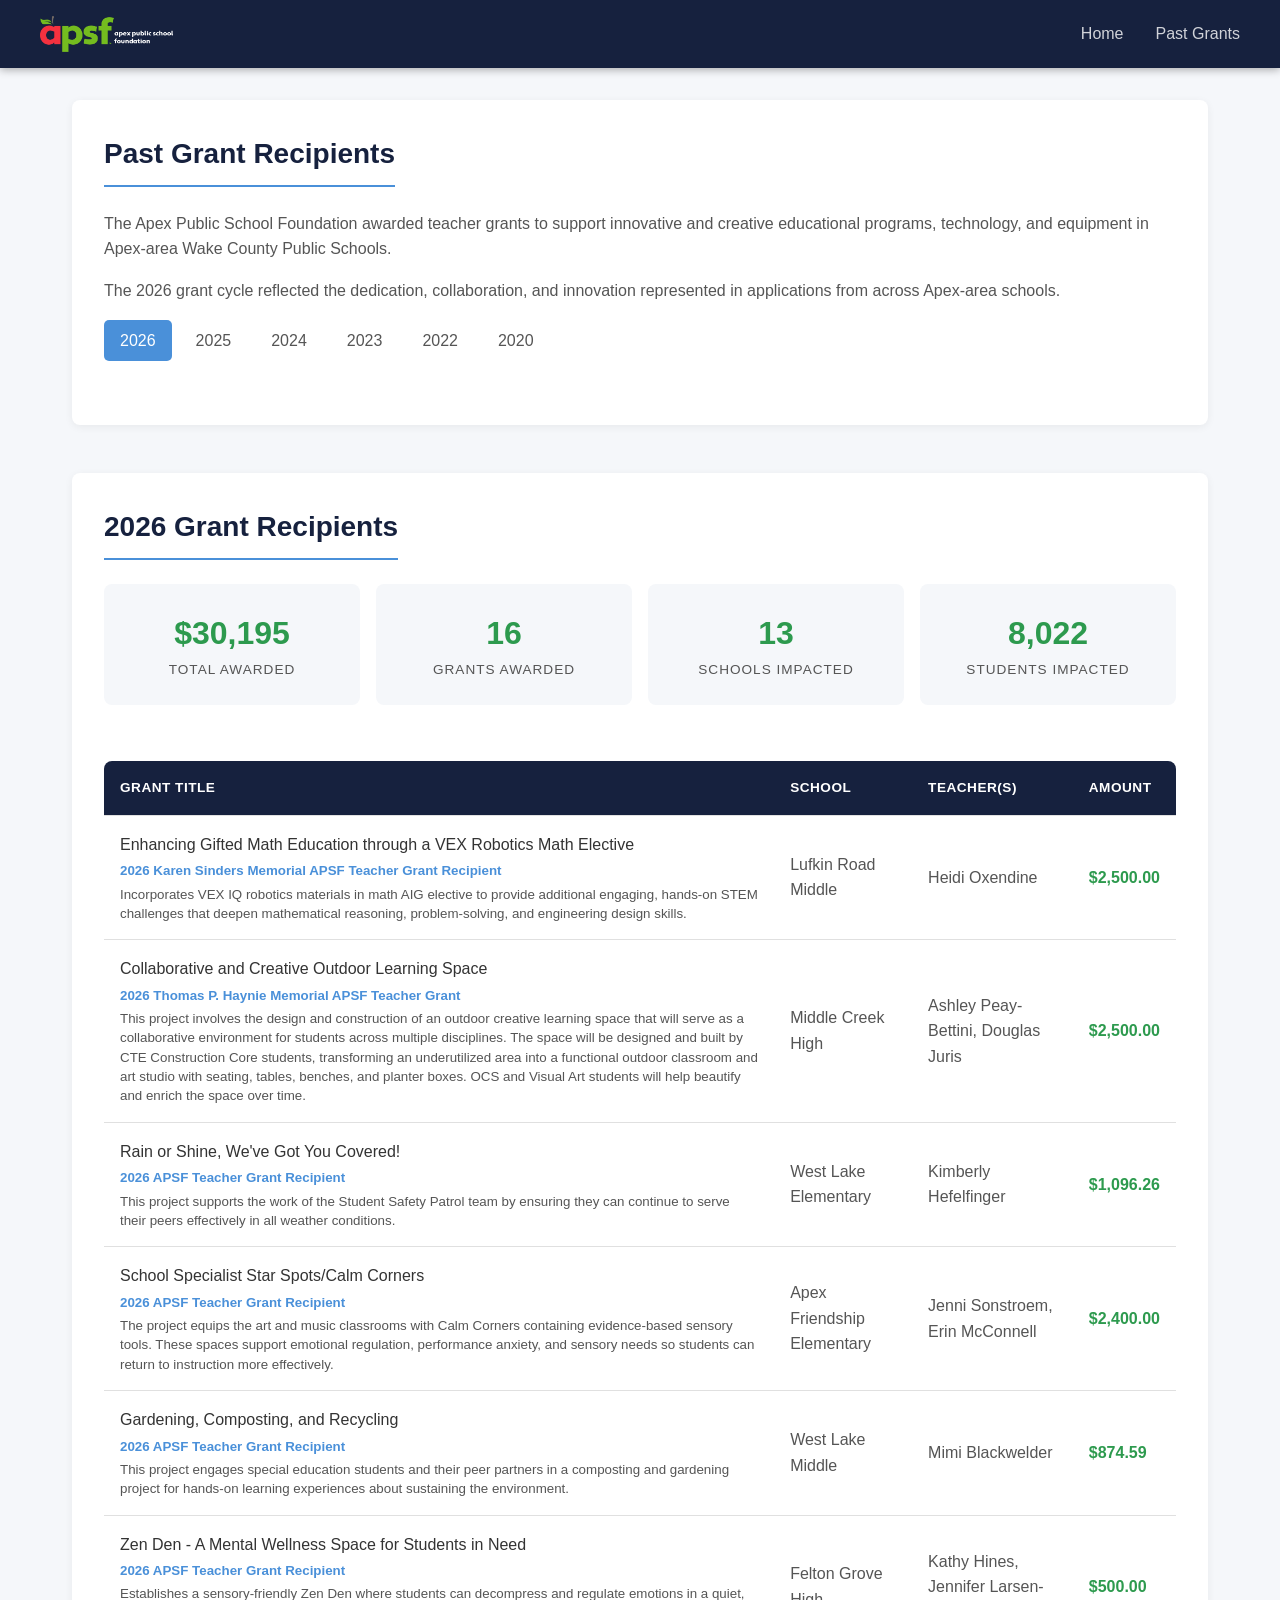
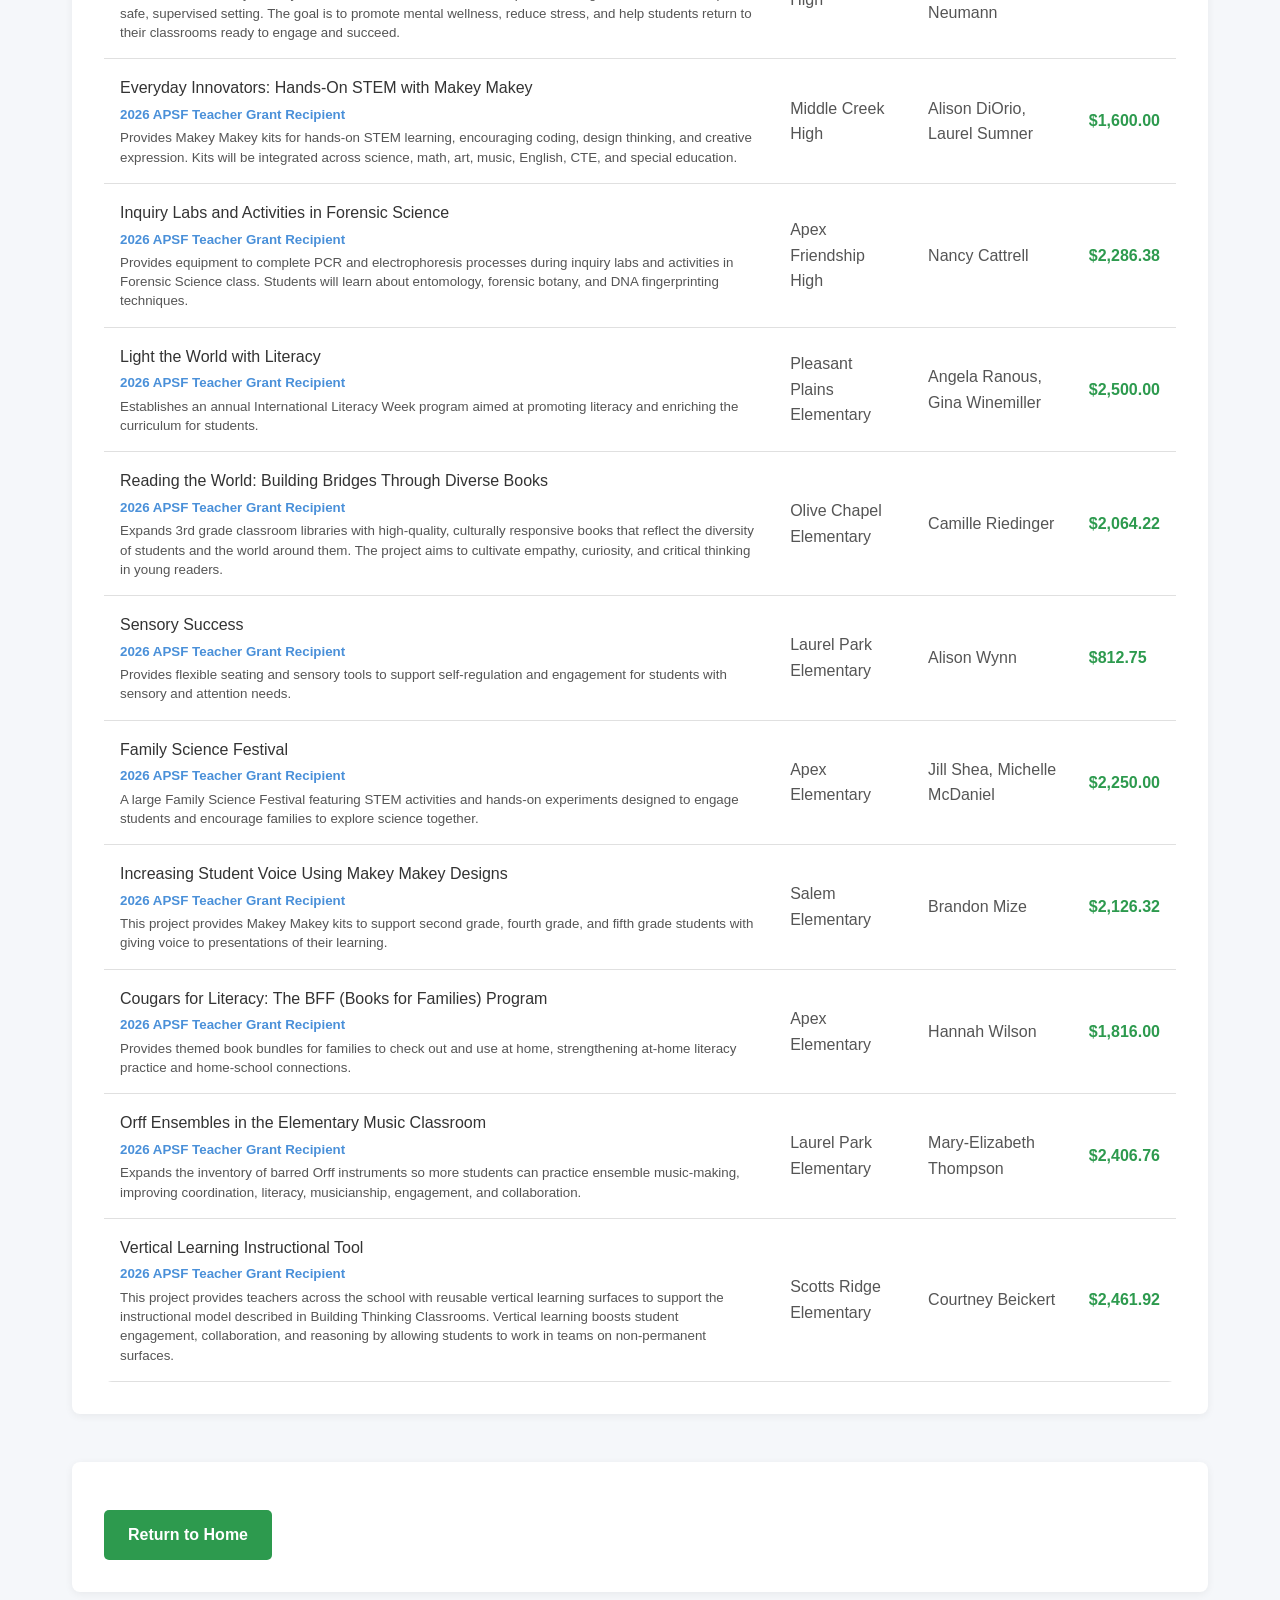
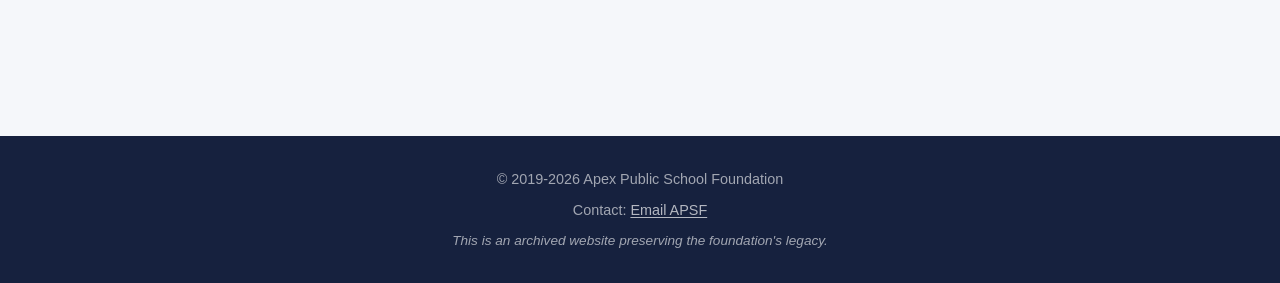
<file: grants-2026.html>
<!DOCTYPE html>
<html lang="en">
<head>
    <meta charset="UTF-8">
    <meta name="viewport" content="width=device-width, initial-scale=1.0">
    <title>2026 Grant Recipients - Apex Public School Foundation</title>
    <link rel="stylesheet" href="styles.css?v=2">
</head>
<body>
    <header>
        <div class="header-content">
            <a href="index.html" class="logo">
                <img src="images/apsf-logo-whitetext@3x.png" alt="Apex Public School Foundation" class="logo-img">
            </a>
            <nav>
                <ul>
                    <li><a href="index.html">Home</a></li>
                    <li><a href="grants-2026.html">Past Grants</a></li>
                </ul>
            </nav>
        </div>
    </header>

    <main>
        <section class="content-section">
            <h2>Past Grant Recipients</h2>
            <p>The Apex Public School Foundation awarded teacher grants to support innovative and creative educational programs, technology, and equipment in Apex-area Wake County Public Schools.</p>
            <p>The 2026 grant cycle reflected the dedication, collaboration, and innovation represented in applications from across Apex-area schools.</p>

            <div class="year-nav">
                <a href="grants-2026.html" class="active">2026</a>
                <a href="grants-2025.html">2025</a>
                <a href="grants-2024.html">2024</a>
                <a href="grants-2023.html">2023</a>
                <a href="grants-2022.html">2022</a>
                <a href="grants-2020.html">2020</a>
            </div>
        </section>

        <section class="content-section">
            <h2>2026 Grant Recipients</h2>

            <div class="grants-summary">
                <div class="stat-card">
                    <div class="number">$30,195</div>
                    <div class="label">Total Awarded</div>
                </div>
                <div class="stat-card">
                    <div class="number">16</div>
                    <div class="label">Grants Awarded</div>
                </div>
                <div class="stat-card">
                    <div class="number">13</div>
                    <div class="label">Schools Impacted</div>
                </div>
                <div class="stat-card">
                    <div class="number">8,022</div>
                    <div class="label">Students Impacted</div>
                </div>
            </div>

            <div class="table-wrapper">
                <table class="grants-table">
                    <thead>
                        <tr>
                            <th>Grant Title</th>
                            <th>School</th>
                            <th>Teacher(s)</th>
                            <th>Amount</th>
                        </tr>
                    </thead>
                    <tbody>
                        <tr>
                            <td class="grant-title">Enhancing Gifted Math Education through a VEX Robotics Math Elective<br><small class="grant-label">2026 Karen Sinders Memorial APSF Teacher Grant Recipient</small><small>Incorporates VEX IQ robotics materials in math AIG elective to provide additional engaging, hands-on STEM challenges that deepen mathematical reasoning, problem-solving, and engineering design skills.</small></td>
                            <td>Lufkin Road Middle</td>
                            <td>Heidi Oxendine</td>
                            <td class="amount">$2,500.00</td>
                        </tr>
                        <tr>
                            <td class="grant-title">Collaborative and Creative Outdoor Learning Space<br><small class="grant-label">2026 Thomas P. Haynie Memorial APSF Teacher Grant</small><small>This project involves the design and construction of an outdoor creative learning space that will serve as a collaborative environment for students across multiple disciplines. The space will be designed and built by CTE Construction Core students, transforming an underutilized area into a functional outdoor classroom and art studio with seating, tables, benches, and planter boxes. OCS and Visual Art students will help beautify and enrich the space over time.</small></td>
                            <td>Middle Creek High</td>
                            <td>Ashley Peay-Bettini, Douglas Juris</td>
                            <td class="amount">$2,500.00</td>
                        </tr>
                        <tr>
                            <td class="grant-title">Rain or Shine, We've Got You Covered!<br><small class="grant-label">2026 APSF Teacher Grant Recipient</small><small>This project supports the work of the Student Safety Patrol team by ensuring they can continue to serve their peers effectively in all weather conditions.</small></td>
                            <td>West Lake Elementary</td>
                            <td>Kimberly Hefelfinger</td>
                            <td class="amount">$1,096.26</td>
                        </tr>
                        <tr>
                            <td class="grant-title">School Specialist Star Spots/Calm Corners<br><small class="grant-label">2026 APSF Teacher Grant Recipient</small><small>The project equips the art and music classrooms with Calm Corners containing evidence-based sensory tools. These spaces support emotional regulation, performance anxiety, and sensory needs so students can return to instruction more effectively.</small></td>
                            <td>Apex Friendship Elementary</td>
                            <td>Jenni Sonstroem, Erin McConnell</td>
                            <td class="amount">$2,400.00</td>
                        </tr>
                        <tr>
                            <td class="grant-title">Gardening, Composting, and Recycling<br><small class="grant-label">2026 APSF Teacher Grant Recipient</small><small>This project engages special education students and their peer partners in a composting and gardening project for hands-on learning experiences about sustaining the environment.</small></td>
                            <td>West Lake Middle</td>
                            <td>Mimi Blackwelder</td>
                            <td class="amount">$874.59</td>
                        </tr>
                        <tr>
                            <td class="grant-title">Zen Den - A Mental Wellness Space for Students in Need<br><small class="grant-label">2026 APSF Teacher Grant Recipient</small><small>Establishes a sensory-friendly Zen Den where students can decompress and regulate emotions in a quiet, safe, supervised setting. The goal is to promote mental wellness, reduce stress, and help students return to their classrooms ready to engage and succeed.</small></td>
                            <td>Felton Grove High</td>
                            <td>Kathy Hines, Jennifer Larsen-Neumann</td>
                            <td class="amount">$500.00</td>
                        </tr>
                        <tr>
                            <td class="grant-title">Everyday Innovators: Hands-On STEM with Makey Makey<br><small class="grant-label">2026 APSF Teacher Grant Recipient</small><small>Provides Makey Makey kits for hands-on STEM learning, encouraging coding, design thinking, and creative expression. Kits will be integrated across science, math, art, music, English, CTE, and special education.</small></td>
                            <td>Middle Creek High</td>
                            <td>Alison DiOrio, Laurel Sumner</td>
                            <td class="amount">$1,600.00</td>
                        </tr>
                        <tr>
                            <td class="grant-title">Inquiry Labs and Activities in Forensic Science<br><small class="grant-label">2026 APSF Teacher Grant Recipient</small><small>Provides equipment to complete PCR and electrophoresis processes during inquiry labs and activities in Forensic Science class. Students will learn about entomology, forensic botany, and DNA fingerprinting techniques.</small></td>
                            <td>Apex Friendship High</td>
                            <td>Nancy Cattrell</td>
                            <td class="amount">$2,286.38</td>
                        </tr>
                        <tr>
                            <td class="grant-title">Light the World with Literacy<br><small class="grant-label">2026 APSF Teacher Grant Recipient</small><small>Establishes an annual International Literacy Week program aimed at promoting literacy and enriching the curriculum for students.</small></td>
                            <td>Pleasant Plains Elementary</td>
                            <td>Angela Ranous, Gina Winemiller</td>
                            <td class="amount">$2,500.00</td>
                        </tr>
                        <tr>
                            <td class="grant-title">Reading the World: Building Bridges Through Diverse Books<br><small class="grant-label">2026 APSF Teacher Grant Recipient</small><small>Expands 3rd grade classroom libraries with high-quality, culturally responsive books that reflect the diversity of students and the world around them. The project aims to cultivate empathy, curiosity, and critical thinking in young readers.</small></td>
                            <td>Olive Chapel Elementary</td>
                            <td>Camille Riedinger</td>
                            <td class="amount">$2,064.22</td>
                        </tr>
                        <tr>
                            <td class="grant-title">Sensory Success<br><small class="grant-label">2026 APSF Teacher Grant Recipient</small><small>Provides flexible seating and sensory tools to support self-regulation and engagement for students with sensory and attention needs.</small></td>
                            <td>Laurel Park Elementary</td>
                            <td>Alison Wynn</td>
                            <td class="amount">$812.75</td>
                        </tr>
                        <tr>
                            <td class="grant-title">Family Science Festival<br><small class="grant-label">2026 APSF Teacher Grant Recipient</small><small>A large Family Science Festival featuring STEM activities and hands-on experiments designed to engage students and encourage families to explore science together.</small></td>
                            <td>Apex Elementary</td>
                            <td>Jill Shea, Michelle McDaniel</td>
                            <td class="amount">$2,250.00</td>
                        </tr>
                        <tr>
                            <td class="grant-title">Increasing Student Voice Using Makey Makey Designs<br><small class="grant-label">2026 APSF Teacher Grant Recipient</small><small>This project provides Makey Makey kits to support second grade, fourth grade, and fifth grade students with giving voice to presentations of their learning.</small></td>
                            <td>Salem Elementary</td>
                            <td>Brandon Mize</td>
                            <td class="amount">$2,126.32</td>
                        </tr>
                        <tr>
                            <td class="grant-title">Cougars for Literacy: The BFF (Books for Families) Program<br><small class="grant-label">2026 APSF Teacher Grant Recipient</small><small>Provides themed book bundles for families to check out and use at home, strengthening at-home literacy practice and home-school connections.</small></td>
                            <td>Apex Elementary</td>
                            <td>Hannah Wilson</td>
                            <td class="amount">$1,816.00</td>
                        </tr>
                        <tr>
                            <td class="grant-title">Orff Ensembles in the Elementary Music Classroom<br><small class="grant-label">2026 APSF Teacher Grant Recipient</small><small>Expands the inventory of barred Orff instruments so more students can practice ensemble music-making, improving coordination, literacy, musicianship, engagement, and collaboration.</small></td>
                            <td>Laurel Park Elementary</td>
                            <td>Mary-Elizabeth Thompson</td>
                            <td class="amount">$2,406.76</td>
                        </tr>
                        <tr>
                            <td class="grant-title">Vertical Learning Instructional Tool<br><small class="grant-label">2026 APSF Teacher Grant Recipient</small><small>This project provides teachers across the school with reusable vertical learning surfaces to support the instructional model described in Building Thinking Classrooms. Vertical learning boosts student engagement, collaboration, and reasoning by allowing students to work in teams on non-permanent surfaces.</small></td>
                            <td>Scotts Ridge Elementary</td>
                            <td>Courtney Beickert</td>
                            <td class="amount">$2,461.92</td>
                        </tr>
                    </tbody>
                </table>
            </div>
        </section>

        <section class="content-section">
            <a href="index.html" class="link-button">Return to Home</a>
        </section>
    </main>

    <footer>
        <p>&copy; 2019-2026 Apex Public School Foundation</p>
        <p class="contact-note">Contact: <a href="#" data-contact-link aria-disabled="true">email us</a></p>
        <p class="archive-note">This is an archived website preserving the foundation's legacy.</p>
    </footer>
    <script src="contact.js?v=2"></script>
</body>
</html>
</file>
<file: styles.css>
/* Apex Public School Foundation - Archive Site Styles */

* {
    margin: 0;
    padding: 0;
    box-sizing: border-box;
}

:root {
    --primary-dark: #1a1a2e;
    --secondary-dark: #16213e;
    --accent-blue: #4a90d9;
    --accent-green: #2d9a4e;
    --text-dark: #333333;
    --text-medium: #555555;
    --text-light: #ffffff;
    --bg-white: #ffffff;
    --bg-light: #f5f7fa;
    --border-light: #e0e0e0;
}

body {
    font-family: -apple-system, BlinkMacSystemFont, 'Segoe UI', Roboto, Oxygen, Ubuntu, sans-serif;
    background-color: var(--bg-light);
    color: var(--text-dark);
    line-height: 1.6;
    min-height: 100vh;
}

/* Header */
header {
    background-color: var(--secondary-dark);
    padding: 1rem 2rem;
    position: sticky;
    top: 0;
    z-index: 100;
    box-shadow: 0 2px 8px rgba(0,0,0,0.3);
    overflow: hidden;
}

.header-content {
    max-width: 1200px;
    margin: 0 auto;
    display: flex;
    justify-content: space-between;
    align-items: center;
}

.logo {
    display: flex;
    align-items: center;
    text-decoration: none;
    color: var(--text-light);
}

.logo-img {
    height: 36px;
    width: auto;
    max-width: 180px;
    object-fit: contain;
}

nav ul {
    list-style: none;
    display: flex;
    gap: 2rem;
}

nav a {
    color: rgba(255,255,255,0.8);
    text-decoration: none;
    font-weight: 500;
    transition: color 0.2s;
}

nav a:hover {
    color: var(--text-light);
}

/* Hero Section */
.hero {
    text-align: center;
    padding: 4rem 2rem;
    background: linear-gradient(135deg, #1a1a2e 0%, #0f3460 100%);
    color: var(--text-light);
    position: relative;
    overflow: hidden;
}

.hero h1 {
    font-size: 2.5rem;
    margin-bottom: 1rem;
    font-weight: 700;
}

.hero .tagline {
    font-size: 1.25rem;
    color: rgba(255,255,255,0.8);
    font-style: italic;
}

.hero-image {
    margin-top: 2rem;
    max-width: 800px;
    margin-left: auto;
    margin-right: auto;
}

.hero-image img {
    width: 100%;
    height: auto;
    border-radius: 8px;
    box-shadow: 0 4px 20px rgba(0,0,0,0.4);
}

/* Notice Box */
.notice-box {
    max-width: 800px;
    margin: 2rem auto 3rem;
    padding: 2rem;
    background-color: var(--bg-white);
    border-left: 4px solid var(--accent-blue);
    border-radius: 8px;
    box-shadow: 0 4px 12px rgba(0,0,0,0.08);
    position: relative;
    z-index: 10;
}

.notice-box h2 {
    color: var(--accent-blue);
    margin-bottom: 1rem;
    font-size: 1.5rem;
}

.notice-box p {
    margin-bottom: 1rem;
    color: var(--text-medium);
}

.notice-box p:last-child {
    margin-bottom: 0;
}

/* Main Content */
main {
    max-width: 1200px;
    margin: 0 auto;
    padding: 2rem;
}

.content-section {
    margin-bottom: 3rem;
    background-color: var(--bg-white);
    padding: 2rem;
    border-radius: 8px;
    box-shadow: 0 2px 8px rgba(0,0,0,0.06);
}

.content-section h2 {
    font-size: 1.75rem;
    margin-bottom: 1.5rem;
    color: var(--secondary-dark);
    border-bottom: 2px solid var(--accent-blue);
    padding-bottom: 0.5rem;
    display: inline-block;
}

.content-section p {
    color: var(--text-medium);
    margin-bottom: 1rem;
}

/* Mission Highlights */
.mission-highlights {
    display: grid;
    grid-template-columns: repeat(auto-fit, minmax(250px, 1fr));
    gap: 1.5rem;
    margin-top: 2rem;
}

.highlight-card {
    background-color: var(--bg-light);
    padding: 1.5rem;
    border-radius: 8px;
}

.highlight-card h3 {
    color: var(--accent-green);
    margin-bottom: 0.5rem;
}

.highlight-card p {
    font-size: 0.95rem;
    margin-bottom: 0;
}

/* Link Button */
.link-button {
    display: inline-block;
    background-color: var(--accent-green);
    color: var(--text-light);
    padding: 0.75rem 1.5rem;
    border-radius: 5px;
    text-decoration: none;
    font-weight: 600;
    transition: background-color 0.2s, transform 0.2s;
    margin-top: 1rem;
}

.link-button:hover {
    background-color: #237a3e;
    transform: translateY(-2px);
}

/* Grants Page Styles */
.grants-summary {
    display: grid;
    grid-template-columns: repeat(auto-fit, minmax(150px, 1fr));
    gap: 1rem;
    margin-bottom: 2rem;
}

.stat-card {
    background-color: var(--bg-light);
    padding: 1.5rem;
    border-radius: 8px;
    text-align: center;
}

.stat-card .number {
    font-size: 2rem;
    font-weight: 700;
    color: var(--accent-green);
}

.stat-card .label {
    font-size: 0.85rem;
    color: var(--text-medium);
    text-transform: uppercase;
    letter-spacing: 1px;
}

/* Grants Table */
.grants-table {
    width: 100%;
    border-collapse: collapse;
    margin-top: 1.5rem;
    background-color: var(--bg-white);
    border-radius: 8px;
    overflow: hidden;
}

.grants-table th,
.grants-table td {
    padding: 1rem;
    text-align: left;
    border-bottom: 1px solid var(--border-light);
}

.grants-table th {
    background-color: var(--secondary-dark);
    color: var(--text-light);
    font-weight: 600;
    text-transform: uppercase;
    font-size: 0.85rem;
    letter-spacing: 0.5px;
}

.grants-table td {
    color: var(--text-medium);
}

.grants-table tr:hover td {
    background-color: var(--bg-light);
}

.grants-table .grant-title {
    color: var(--text-dark);
    font-weight: 500;
}

.grants-table .grant-title small {
    display: block;
    margin-top: 0.25rem;
    color: var(--text-medium);
    font-weight: 400;
    line-height: 1.45;
}

.grants-table .grant-title .grant-label {
    color: var(--accent-blue);
    font-weight: 600;
}

.grants-table .amount {
    color: var(--accent-green);
    font-weight: 600;
}

/* Year Navigation */
.year-nav {
    display: flex;
    gap: 0.5rem;
    margin-bottom: 2rem;
    flex-wrap: wrap;
}

.year-nav a {
    padding: 0.5rem 1rem;
    background-color: var(--bg-white);
    color: var(--text-medium);
    text-decoration: none;
    border-radius: 5px;
    transition: all 0.2s;
}

.year-nav a:hover {
    background-color: var(--accent-blue);
    color: var(--text-light);
}

.year-nav a.active {
    background-color: var(--accent-blue);
    color: var(--text-light);
}

/* Footer */
footer {
    background-color: var(--secondary-dark);
    padding: 2rem;
    text-align: center;
    margin-top: 4rem;
}

footer p {
    color: rgba(255,255,255,0.6);
    font-size: 0.9rem;
}

footer .archive-note {
    margin-top: 0.5rem;
    font-style: italic;
    font-size: 0.85rem;
}

footer .contact-note {
    margin-top: 0.5rem;
}

footer a {
    color: rgba(255,255,255,0.68);
    text-decoration: underline;
    text-underline-offset: 0.15em;
}

footer a:hover,
footer a:focus {
    color: rgba(255,255,255,0.88);
}

/* Responsive */
@media (max-width: 768px) {
    .header-content {
        flex-direction: column;
        gap: 1rem;
    }

    nav ul {
        gap: 1rem;
    }

    .logo-img {
        height: 28px;
        max-width: 150px;
    }

    .hero {
        padding: 2.5rem 1.5rem;
    }

    .hero h1 {
        font-size: 1.75rem;
    }

    .grants-table {
        font-size: 0.9rem;
    }

    .grants-table th,
    .grants-table td {
        padding: 0.75rem 0.5rem;
    }

    .notice-box {
        margin: 2rem 1rem 2rem;
    }

    .content-section {
        padding: 1.5rem;
    }
}

/* Mobile table scroll */
.table-wrapper {
    overflow-x: auto;
}
</file>
